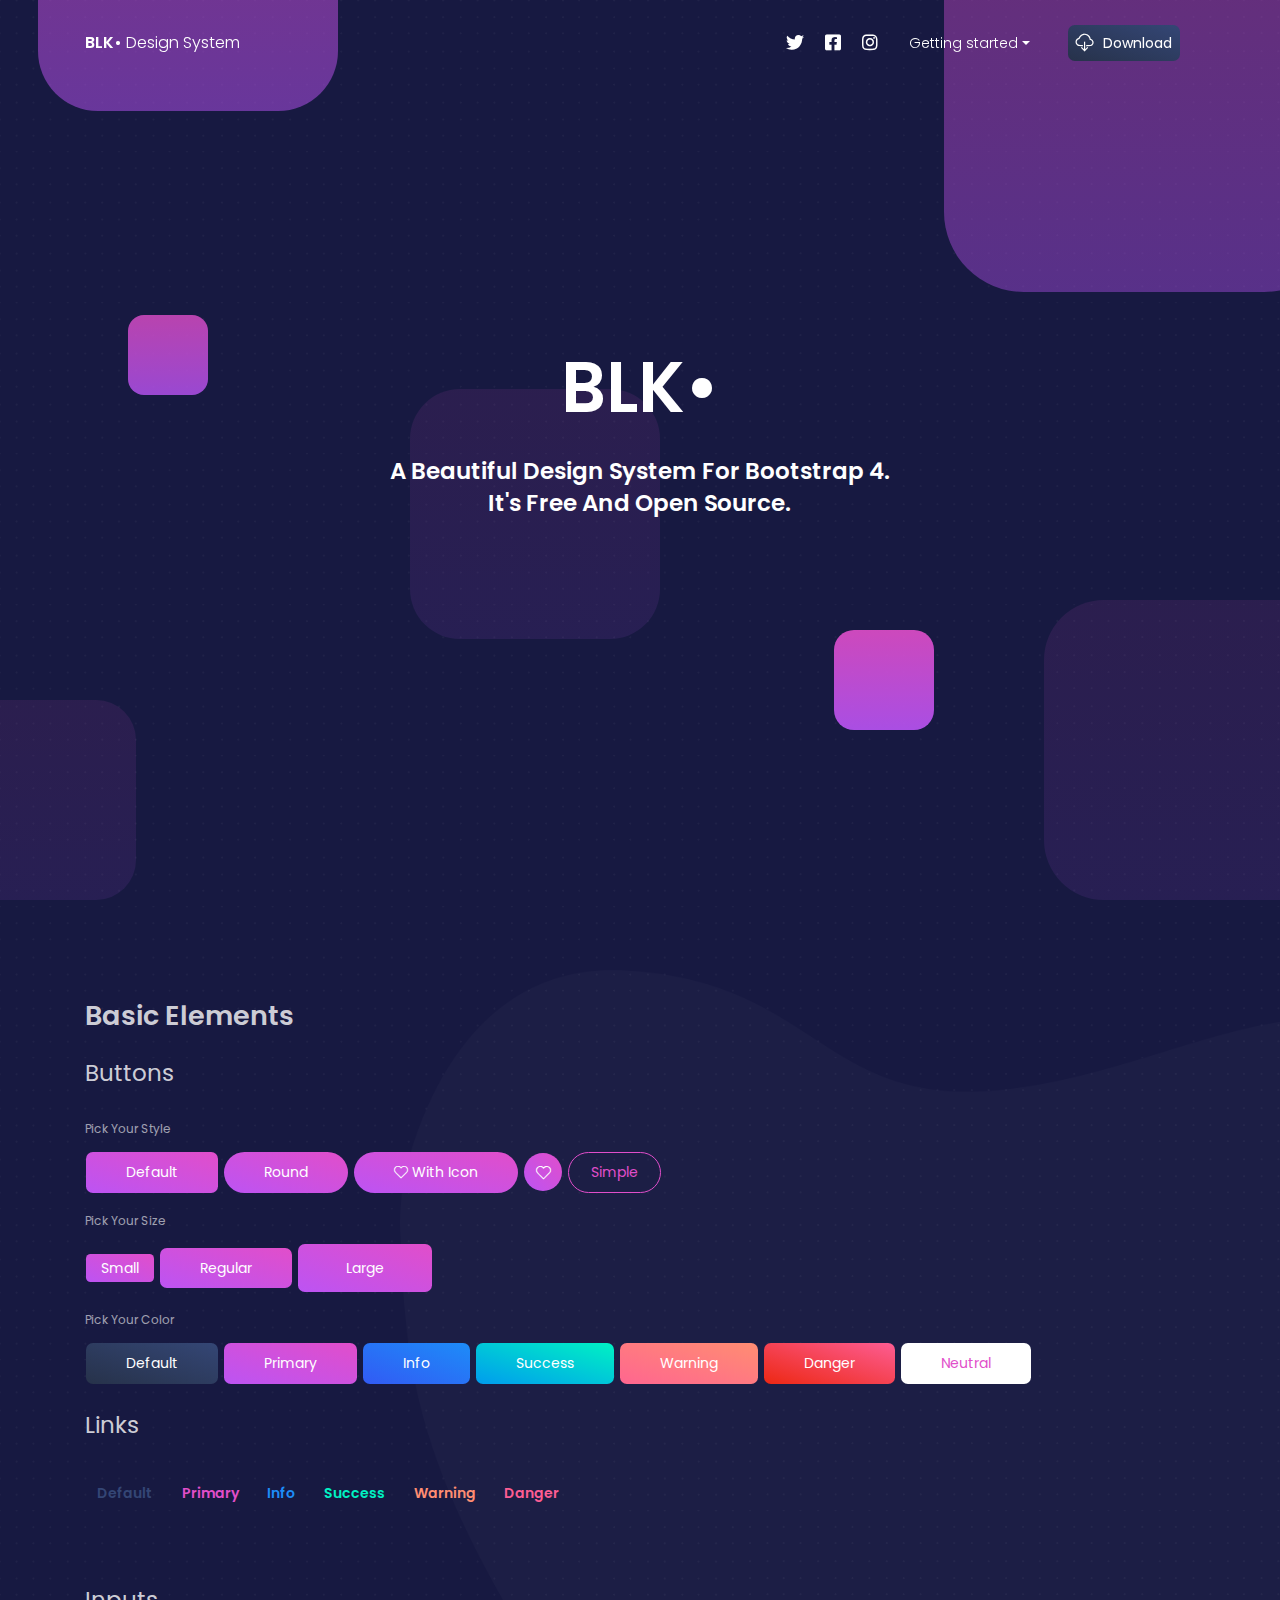
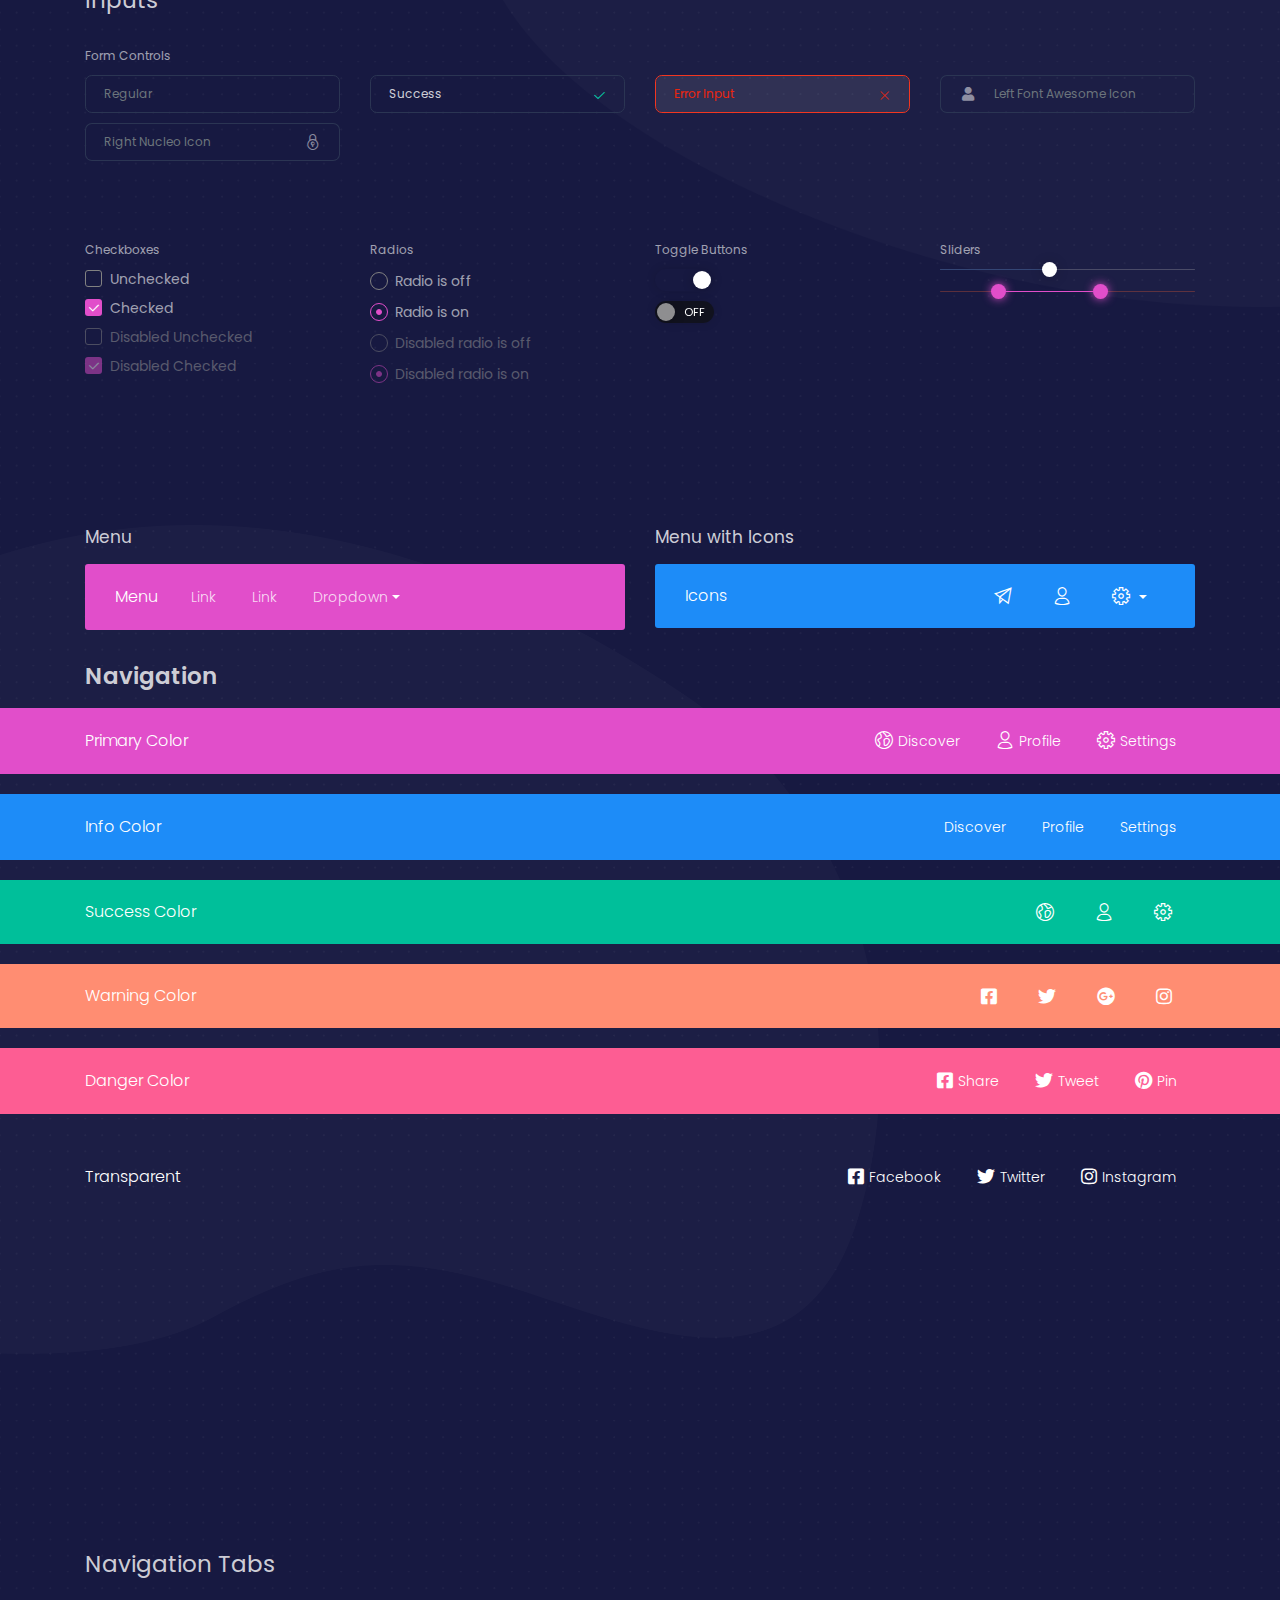
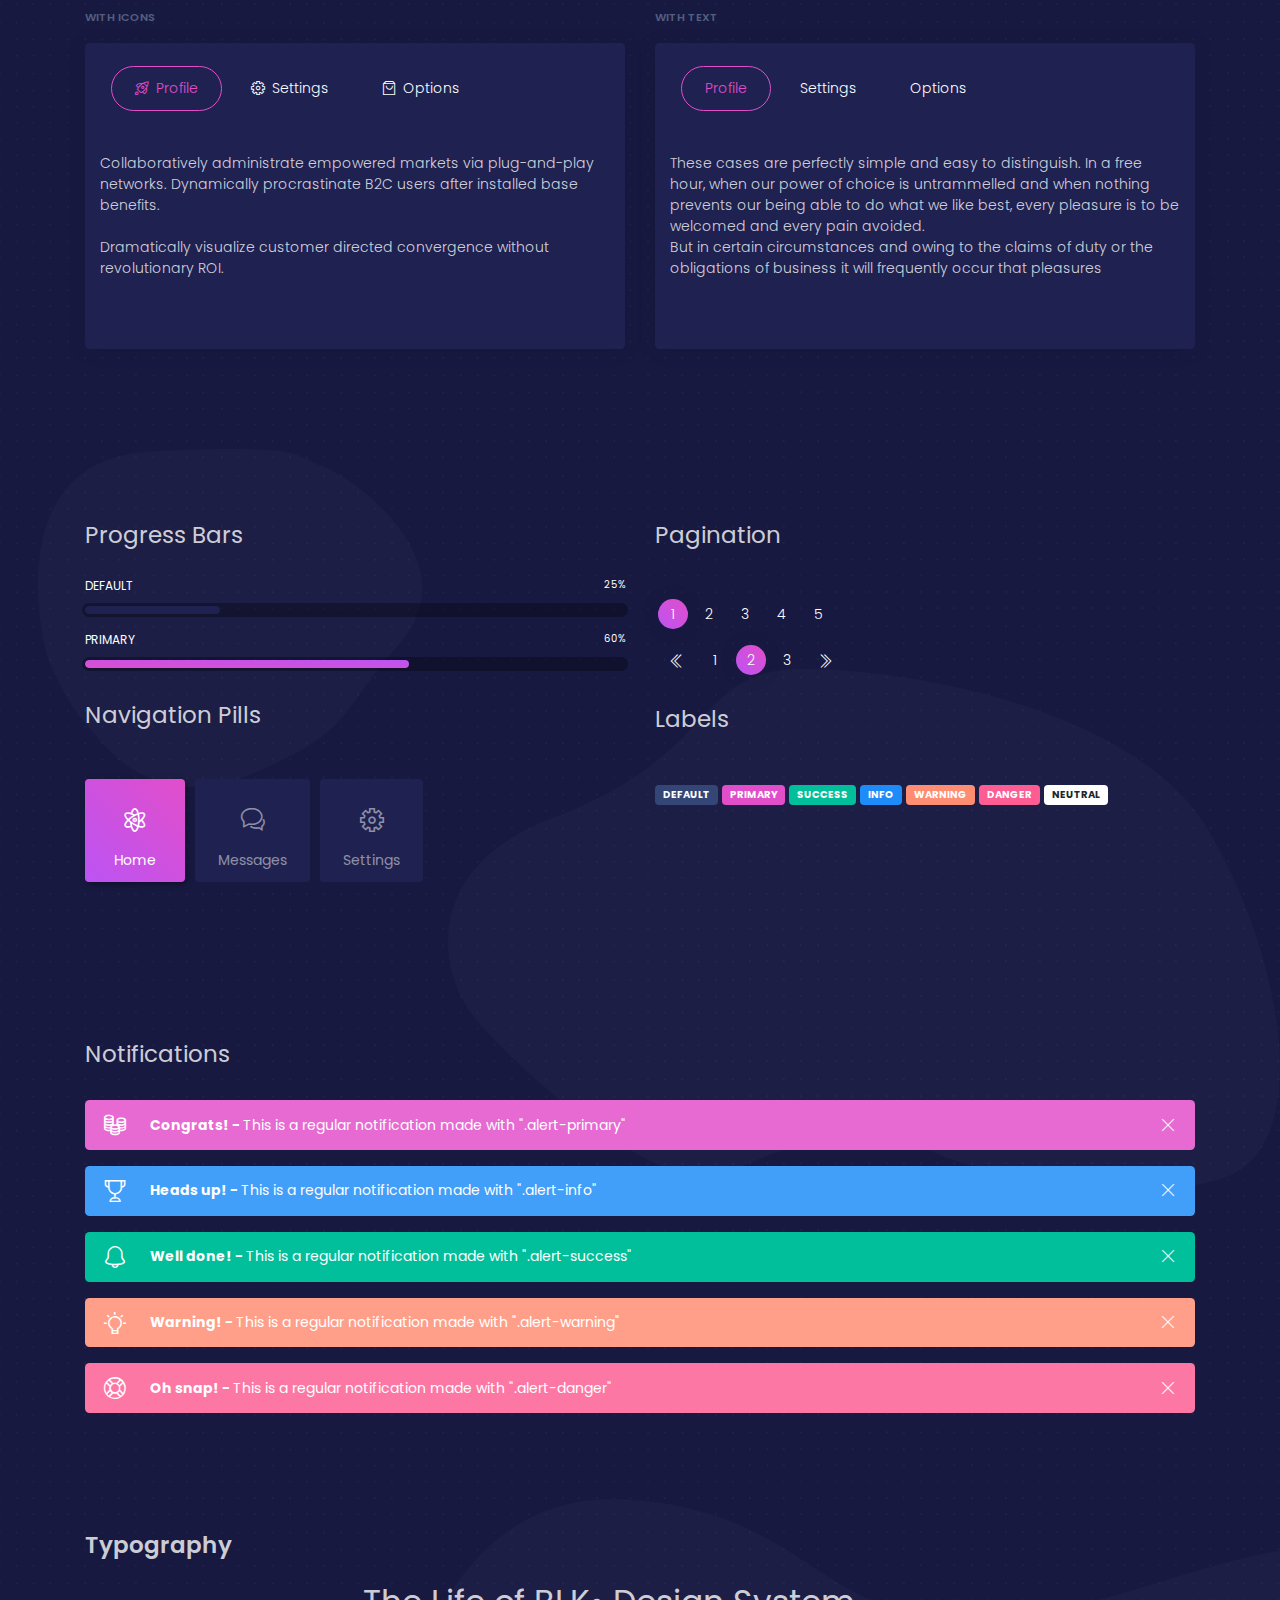
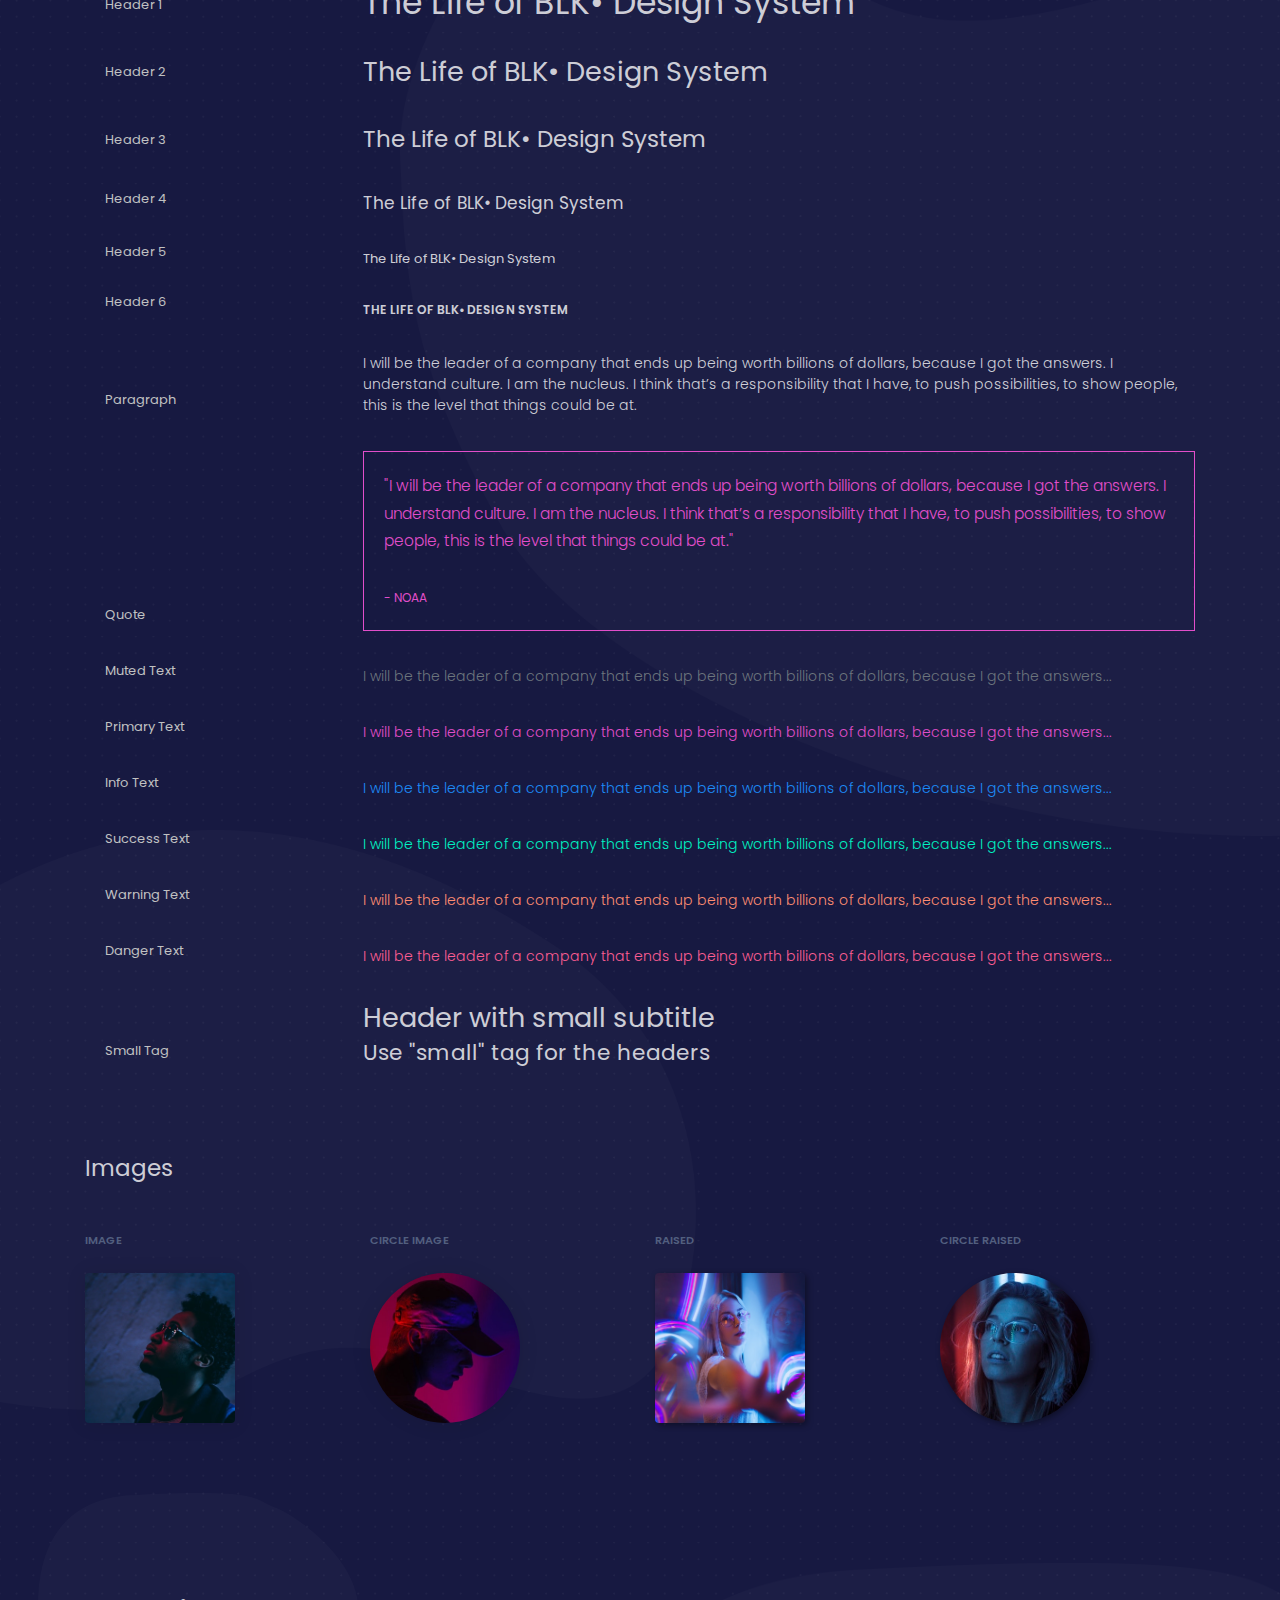
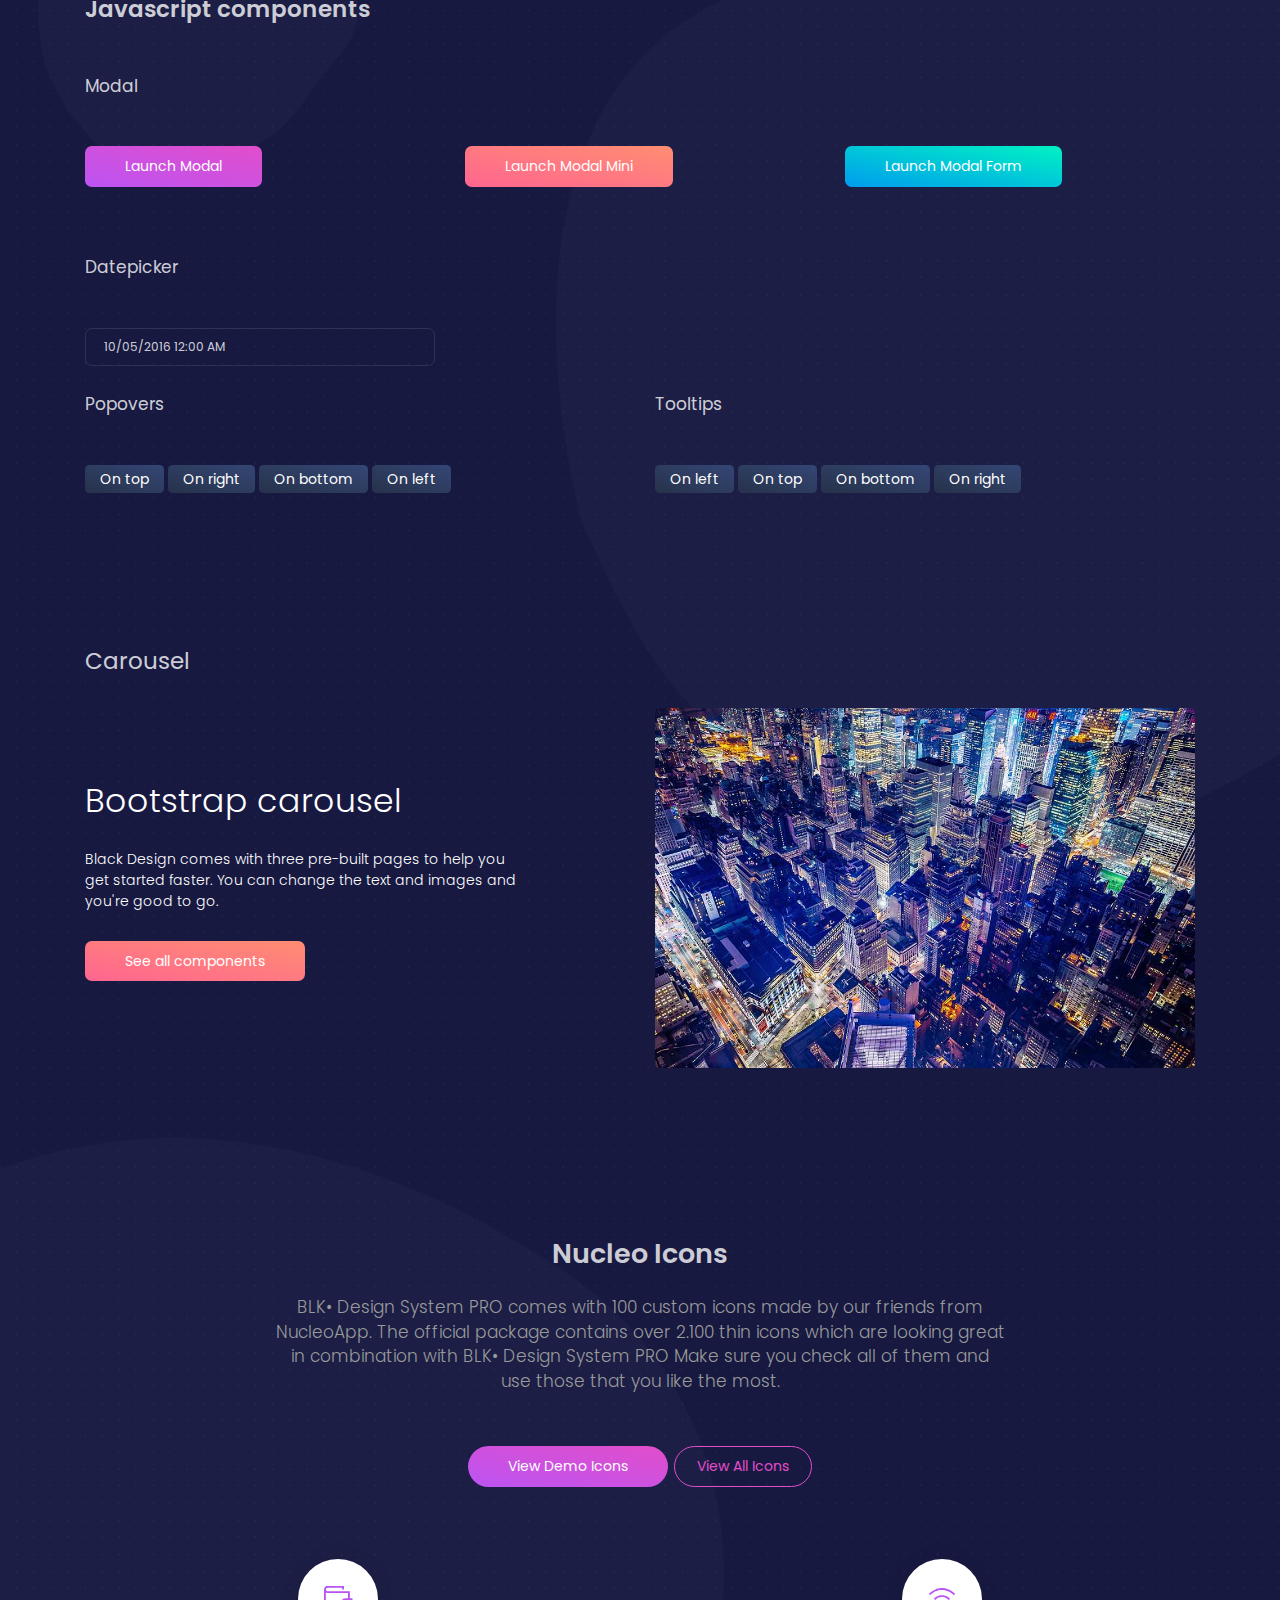
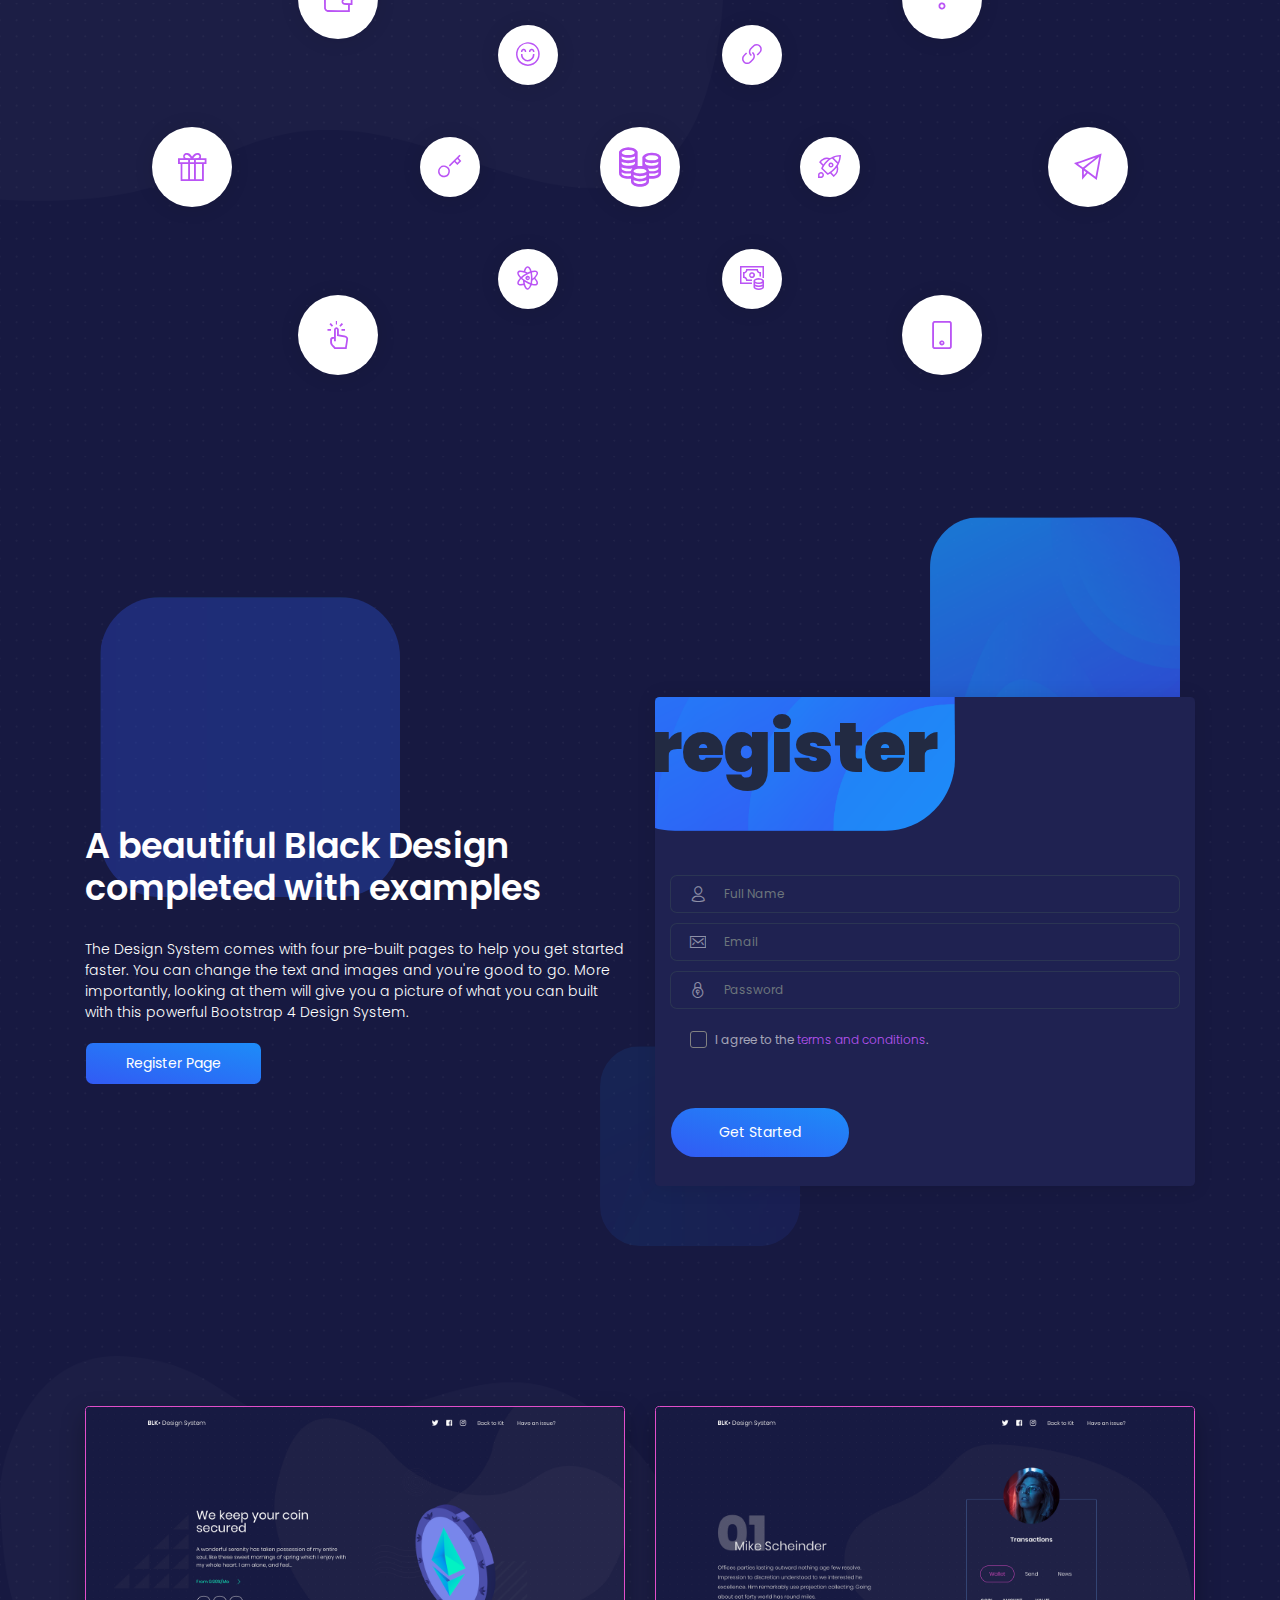
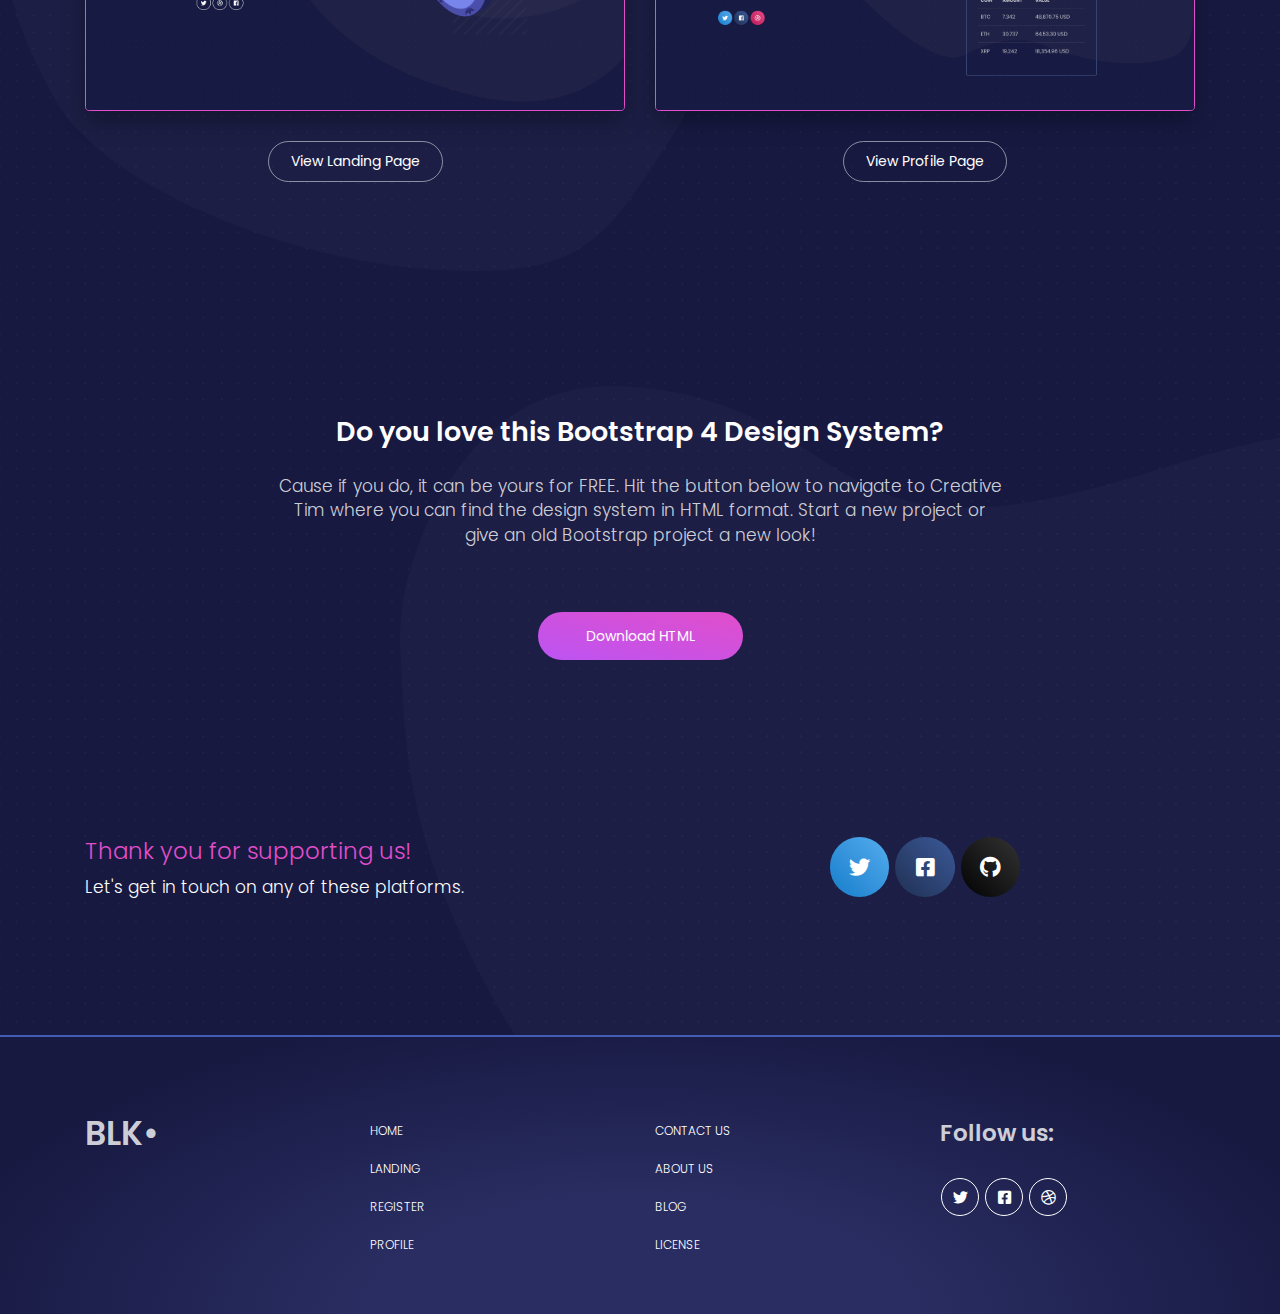
<file: blk/index.html>
<!DOCTYPE html>
<html lang="en">

<head>
  <meta charset="utf-8" />
  <meta name="viewport" content="width=device-width, initial-scale=1, shrink-to-fit=no">
  <link rel="apple-touch-icon" sizes="76x76" href="./assets/img/apple-icon.png">
  <link rel="icon" type="image/png" href="./assets/img/favicon.png">
  <title>
    Blk• Design System by Creative Tim
  </title>
  <!--     Fonts and icons     -->
  <link href="https://fonts.googleapis.com/css?family=Poppins:200,300,400,600,700,800" rel="stylesheet" />
  <link href="https://use.fontawesome.com/releases/v5.0.6/css/all.css" rel="stylesheet">
  <!-- Nucleo Icons -->
  <link href="./assets/css/nucleo-icons.css" rel="stylesheet" />
  <!-- CSS Files -->
  <link href="./assets/css/blk-design-system.css?v=1.0.0" rel="stylesheet" />
  <!-- CSS Just for demo purpose, don't include it in your project -->
  <link href="./assets/demo/demo.css" rel="stylesheet" />
</head>

<body class="index-page">
  <!-- Navbar -->
  <nav class="navbar navbar-expand-lg fixed-top navbar-transparent " color-on-scroll="100">
    <div class="container">
      <div class="navbar-translate">
        <a class="navbar-brand" href="https://demos.creative-tim.com/blk-design-system/index.html" rel="tooltip" title="Designed and Coded by Creative Tim" data-placement="bottom" target="_blank">
          <span>BLK•</span> Design System
        </a>
        <button class="navbar-toggler navbar-toggler" type="button" data-toggle="collapse" data-target="#navigation" aria-controls="navigation-index" aria-expanded="false" aria-label="Toggle navigation">
          <span class="navbar-toggler-bar bar1"></span>
          <span class="navbar-toggler-bar bar2"></span>
          <span class="navbar-toggler-bar bar3"></span>
        </button>
      </div>
      <div class="collapse navbar-collapse justify-content-end" id="navigation">
        <div class="navbar-collapse-header">
          <div class="row">
            <div class="col-6 collapse-brand">
              <a>
                BLK•
              </a>
            </div>
            <div class="col-6 collapse-close text-right">
              <button type="button" class="navbar-toggler" data-toggle="collapse" data-target="#navigation" aria-controls="navigation-index" aria-expanded="false" aria-label="Toggle navigation">
                <i class="tim-icons icon-simple-remove"></i>
              </button>
            </div>
          </div>
        </div>
        <ul class="navbar-nav">
          <li class="nav-item p-0">
            <a class="nav-link" rel="tooltip" title="Follow us on Twitter" data-placement="bottom" href="https://twitter.com/CreativeTim" target="_blank">
              <i class="fab fa-twitter"></i>
              <p class="d-lg-none d-xl-none">Twitter</p>
            </a>
          </li>
          <li class="nav-item p-0">
            <a class="nav-link" rel="tooltip" title="Like us on Facebook" data-placement="bottom" href="https://www.facebook.com/CreativeTim" target="_blank">
              <i class="fab fa-facebook-square"></i>
              <p class="d-lg-none d-xl-none">Facebook</p>
            </a>
          </li>
          <li class="nav-item p-0">
            <a class="nav-link" rel="tooltip" title="Follow us on Instagram" data-placement="bottom" href="https://www.instagram.com/CreativeTimOfficial" target="_blank">
              <i class="fab fa-instagram"></i>
              <p class="d-lg-none d-xl-none">Instagram</p>
            </a>
          </li>
          <li class="dropdown nav-item">
            <a href="#" class="dropdown-toggle nav-link" data-toggle="dropdown">
              <i class="fa fa-cogs d-lg-none d-xl-none"></i> Getting started
            </a>
            <div class="dropdown-menu dropdown-with-icons">
              <a href="https://demos.creative-tim.com/blk-design-system/docs/1.0/getting-started/overview.html" class="dropdown-item">
                <i class="tim-icons icon-paper"></i> Documentation
              </a>
              <a href="examples/register-page.html" class="dropdown-item">
                <i class="tim-icons icon-bullet-list-67"></i>Register Page
              </a>
              <a href="examples/landing-page.html" class="dropdown-item">
                <i class="tim-icons icon-image-02"></i>Landing Page
              </a>
              <a href="examples/profile-page.html" class="dropdown-item">
                <i class="tim-icons icon-single-02"></i>Profile Page
              </a>
            </div>
          </li>
          <li class="nav-item">
            <a class="nav-link btn btn-default d-none d-lg-block" href="javascript:void(0)" onclick="scrollToDownload()">
              <i class="tim-icons icon-cloud-download-93"></i> Download
            </a>
          </li>
        </ul>
      </div>
    </div>
  </nav>
  <!-- End Navbar -->
  <div class="wrapper">
    <div class="page-header header-filter">
      <div class="squares square1"></div>
      <div class="squares square2"></div>
      <div class="squares square3"></div>
      <div class="squares square4"></div>
      <div class="squares square5"></div>
      <div class="squares square6"></div>
      <div class="squares square7"></div>
      <div class="container">
        <div class="content-center brand">
          <h1 class="h1-seo">BLK•</h1>
          <h3>A beautiful Design System for Bootstrap 4. It's Free and Open Source.</h3>
        </div>
      </div>
    </div>
    <div class="main">
      <div class="section section-basic" id="basic-elements">
        <img src="assets/img/path1.png" class="path">
        <div class="container">
          <h2 class="title">Basic Elements</h2>
          <h3>Buttons</h3>
          <p class="category">Pick your style</p>
          <div class="row">
            <div class="col-md-10">
              <button class="btn btn-primary" type="button">Default</button>
              <button class="btn btn-primary btn-round" type="button">Round</button>
              <button class="btn btn-primary btn-round" type="button">
                <i class="tim-icons icon-heart-2"></i> With Icon
              </button>
              <button class="btn btn-primary btn-icon btn-round" type="button">
                <i class="tim-icons icon-heart-2"></i>
              </button>
              <button class="btn btn-primary btn-simple btn-round" type="button">Simple</button>
            </div>
          </div>
          <p class="category">Pick your size</p>
          <div class="row">
            <div class="col-md-10">
              <button class="btn btn-primary btn-sm">Small</button>
              <button class="btn btn-primary">Regular</button>
              <button class="btn btn-primary btn-lg">Large</button>
            </div>
          </div>
          <p class="category">Pick your color</p>
          <div class="row">
            <div class="col-md-12">
              <button class="btn">Default</button>
              <button class="btn btn-primary">Primary</button>
              <button class="btn btn-info">Info</button>
              <button class="btn btn-success">Success</button>
              <button class="btn btn-warning">Warning</button>
              <button class="btn btn-danger">Danger</button>
              <button class="btn btn-neutral">Neutral</button>
            </div>
          </div>
          <br/>
          <h3>Links</h3>
          <div class="row">
            <div class="col-md-8">
              <button class="btn btn-link">Default</button>
              <button class="btn btn-link btn-primary ">Primary</button>
              <button class="btn btn-link btn-info">Info</button>
              <button class="btn btn-link btn-success">Success</button>
              <button class="btn btn-link btn-warning">Warning</button>
              <button class="btn btn-link btn-danger">Danger</button>
            </div>
          </div>
          <div class="space-70"></div>
          <div id="inputs">
            <h3>Inputs</h3>
            <p class="category">Form Controls</p>
            <div class="row">
              <div class="col-sm-6 col-lg-3">
                <div class="form-group">
                  <input type="text" value="" placeholder="Regular" class="form-control" />
                </div>
              </div>
              <div class="col-sm-6 col-lg-3">
                <div class="form-group has-success">
                  <input type="text" value="Success" class="form-control form-control-success" />
                </div>
              </div>
              <div class="col-sm-6 col-lg-3">
                <div class="form-group has-danger">
                  <input type="email" value="Error Input" class="form-control form-control-danger" />
                </div>
              </div>
              <div class="col-sm-6 col-lg-3">
                <div class="input-group">
                  <div class="input-group-prepend">
                    <span class="input-group-text"><i class="fa fa-user"></i></span>
                  </div>
                  <input type="text" class="form-control" placeholder="Left Font Awesome Icon">
                </div>
              </div>
              <div class="col-sm-6 col-lg-3">
                <div class="input-group">
                  <input type="text" class="form-control" placeholder="Right Nucleo Icon">
                  <div class="input-group-append">
                    <span class="input-group-text"><i class="tim-icons icon-lock-circle"></i></span>
                  </div>
                </div>
              </div>
            </div>
          </div>
          <div class="space-70"></div>
          <div class="row" id="checkRadios">
            <div class="col-sm-6 col-lg-3">
              <p class="category">Checkboxes</p>
              <div class="form-check">
                <label class="form-check-label">
                  <input class="form-check-input" type="checkbox">
                  <span class="form-check-sign"></span>
                  Unchecked
                </label>
              </div>
              <div class="form-check">
                <label class="form-check-label">
                  <input class="form-check-input" type="checkbox" checked>
                  <span class="form-check-sign"></span>
                  Checked
                </label>
              </div>
              <div class="form-check disabled">
                <label class="form-check-label">
                  <input class="form-check-input" type="checkbox" disabled>
                  <span class="form-check-sign"></span>
                  Disabled Unchecked
                </label>
              </div>
              <div class="form-check disabled">
                <label class="form-check-label">
                  <input class="form-check-input" type="checkbox" checked disabled>
                  <span class="form-check-sign"></span>
                  Disabled Checked
                </label>
              </div>
            </div>
            <div class="col-sm-6 col-lg-3">
              <p class="category">Radios</p>
              <div class="form-check form-check-radio">
                <label class="form-check-label">
                  <input class="form-check-input" type="radio" name="exampleRadios" id="exampleRadios1" value="option1">
                  <span class="form-check-sign"></span>
                  Radio is off
                </label>
              </div>
              <div class="form-check form-check-radio">
                <label class="form-check-label">
                  <input class="form-check-input" type="radio" name="exampleRadios" id="exampleRadios1" value="option2" checked>
                  <span class="form-check-sign"></span>
                  Radio is on
                </label>
              </div>
              <div class="form-check form-check-radio disabled">
                <label class="form-check-label">
                  <input class="form-check-input" type="radio" name="exampleRadios1" id="exampleRadios2" value="option3" disabled>
                  <span class="form-check-sign"></span>
                  Disabled radio is off
                </label>
              </div>
              <div class="form-check form-check-radio disabled">
                <label class="form-check-label">
                  <input class="form-check-input" type="radio" name="exampleRadios1" id="exampleRadios2" value="option4" disabled checked>
                  <span class="form-check-sign"></span>
                  Disabled radio is on
                </label>
              </div>
            </div>
            <div class="col-sm-6 col-lg-3">
              <p class="category">Toggle Buttons</p>
              <input type="checkbox" name="checkbox" class="bootstrap-switch" checked/>
              <br>
              <input type="checkbox" name="checkbox" class="bootstrap-switch" data-on-label="ON" data-off-label="OFF" />
            </div>
            <div class="col-sm-6 col-lg-3">
              <p class="category">Sliders</p>
              <div id="sliderRegular" class="slider"></div>
              <br>
              <div id="sliderDouble" class="slider slider-primary"></div>
            </div>
          </div>
        </div>
      </div>
      <div class="section section-navbars">
        <img src="assets/img/path3.png" class="path">
        <div class="container" id="menu-dropdown">
          <div class="row">
            <div class="col-md-6">
              <h4>Menu</h4>
              <nav class="navbar navbar-expand-lg bg-primary">
                <div class="container">
                  <a class="navbar-brand" href="#">Menu</a>
                  <button class="navbar-toggler" type="button" data-toggle="collapse" data-target="#example-navbar" aria-controls="navbarSupportedContent" aria-expanded="false" aria-label="Toggle navigation">
                    <span class="navbar-toggler-bar bar1"></span>
                    <span class="navbar-toggler-bar bar2"></span>
                    <span class="navbar-toggler-bar bar3"></span>
                  </button>
                  <div class="collapse navbar-collapse" id="example-navbar">
                    <ul class="navbar-nav">
                      <li class="nav-item active">
                        <a class="nav-link" href="#">
                          <p>Link</p>
                        </a>
                      </li>
                      <li class="nav-item">
                        <a class="nav-link" href="#">
                          <p>Link</p>
                        </a>
                      </li>
                      <li class="nav-item dropdown">
                        <a class="nav-link dropdown-toggle" href="http://example.com" id="navbarDropdownMenuLink" data-toggle="dropdown" aria-haspopup="true" aria-expanded="false">
                          <p>
                            Dropdown
                          </p>
                        </a>
                        <div class="dropdown-menu" aria-labelledby="navbarDropdownMenuLink">
                          <a class="dropdown-item" href="#">Action</a>
                          <a class="dropdown-item" href="#">Another action</a>
                          <a class="dropdown-item" href="#">Something else here</a>
                        </div>
                      </li>
                    </ul>
                  </div>
                </div>
              </nav>
            </div>
            <div class="col-md-6">
              <h4>Menu with Icons</h4>
              <nav class="navbar navbar-expand-lg bg-info">
                <div class="container">
                  <a class="navbar-brand" href="#">Icons</a>
                  <button class="navbar-toggler" type="button" data-toggle="collapse" data-target="#example-navbar-icons" aria-controls="navbarSupportedContent" aria-expanded="false" aria-label="Toggle navigation">
                    <span class="navbar-toggler-bar bar1"></span>
                    <span class="navbar-toggler-bar bar2"></span>
                    <span class="navbar-toggler-bar bar3"></span>
                  </button>
                  <div class="collapse navbar-collapse" id="example-navbar-icons">
                    <ul class="navbar-nav ml-auto">
                      <li class="nav-item">
                        <a class="nav-link" href="#pablo"><i class="tim-icons icon-send" aria-hidden="true"></i></a>
                      </li>
                      <li class="nav-item">
                        <a class="nav-link" href="#pablo"><i class="tim-icons icon-single-02" aria-hidden="true"></i></a>
                      </li>
                      <li class="nav-item dropdown">
                        <a href="#" class="nav-link dropdown-toggle" id="navbarDropdownMenuLink" data-toggle="dropdown">
                          <i class="tim-icons icon-settings-gear-63" aria-hidden="true"></i>
                        </a>
                        <div class="dropdown-menu dropdown-menu-right" aria-labelledby="navbarDropdownMenuLink">
                          <a class="dropdown-header">Dropdown header</a>
                          <a class="dropdown-item" href="#">Action</a>
                          <a class="dropdown-item" href="#">Another action</a>
                          <a class="dropdown-item" href="#">Something else here</a>
                          <div class="divider"></div>
                          <a class="dropdown-item" href="#">Separated link</a>
                          <div class="divider"></div>
                          <a class="dropdown-item" href="#">One more separated link</a>
                        </div>
                      </li>
                    </ul>
                  </div>
                </div>
              </nav>
            </div>
          </div>
          <h3 class="title mb-3">Navigation</h3>
        </div>
        <div id="navbar">
          <div class="navigation-example">
            <!-- Navbar Primary  -->
            <nav class="navbar navbar-expand-lg bg-primary">
              <div class="container">
                <div class="navbar-translate">
                  <a class="navbar-brand" href="#pablo">Primary color</a>
                  <button class="navbar-toggler" type="button" data-toggle="collapse" data-target="#example-navbar-primary" aria-controls="navbarSupportedContent" aria-expanded="false" aria-label="Toggle navigation">
                    <span class="navbar-toggler-bar bar1"></span>
                    <span class="navbar-toggler-bar bar2"></span>
                    <span class="navbar-toggler-bar bar3"></span>
                  </button>
                </div>
                <div class="collapse navbar-collapse" id="example-navbar-primary">
                  <ul class="navbar-nav ml-auto">
                    <li class="nav-item active">
                      <a class="nav-link" href="#pablo">
                        <i class="tim-icons icon-world"></i> Discover
                      </a>
                    </li>
                    <li class="nav-item">
                      <a class="nav-link" href="#pablo">
                        <i class="tim-icons icon-single-02"></i> Profile
                      </a>
                    </li>
                    <li class="nav-item">
                      <a class="nav-link" href="#pablo">
                        <i class="tim-icons icon-settings-gear-63"></i> Settings
                      </a>
                    </li>
                  </ul>
                </div>
              </div>
            </nav>
            <!-- End Navbar Primary -->
            <!-- Navbar Info -->
            <nav class="navbar navbar-expand-lg bg-info">
              <div class="container">
                <div class="navbar-translate">
                  <a class="navbar-brand" href="#pablo">Info Color</a>
                  <button class="navbar-toggler" type="button" data-toggle="collapse" data-target="#example-navbar-info" aria-controls="navbarSupportedContent" aria-expanded="false" aria-label="Toggle navigation">
                    <span class="navbar-toggler-bar bar1"></span>
                    <span class="navbar-toggler-bar bar2"></span>
                    <span class="navbar-toggler-bar bar3"></span>
                  </button>
                </div>
                <div class="collapse navbar-collapse" id="example-navbar-info">
                  <ul class="navbar-nav ml-auto">
                    <li class="nav-item active">
                      <a class="nav-link" href="#pablo">
                        Discover
                      </a>
                    </li>
                    <li class="nav-item">
                      <a class="nav-link" href="#pablo">
                        Profile
                      </a>
                    </li>
                    <li class="nav-item">
                      <a class="nav-link" href="#pablo">
                        Settings
                      </a>
                    </li>
                  </ul>
                </div>
              </div>
            </nav>
            <!-- End Navbar Info -->
            <!-- Navbar Success -->
            <nav class="navbar navbar-expand-lg bg-success">
              <div class="container">
                <div class="navbar-translate">
                  <a class="navbar-brand" href="#">Success Color</a>
                  <button class="navbar-toggler" type="button" data-toggle="collapse" data-target="#example-navbar-success" aria-controls="navbarSupportedContent" aria-expanded="false" aria-label="Toggle navigation">
                    <span class="navbar-toggler-bar bar1"></span>
                    <span class="navbar-toggler-bar bar2"></span>
                    <span class="navbar-toggler-bar bar3"></span>
                  </button>
                </div>
                <div class="collapse navbar-collapse" id="example-navbar-success">
                  <ul class="navbar-nav ml-auto">
                    <li class="nav-item active">
                      <a class="nav-link" href="#pablo">
                        <i class="tim-icons icon-world"></i>
                      </a>
                    </li>
                    <li class="nav-item">
                      <a class="nav-link" href="#pablo">
                        <i class="tim-icons icon-single-02"></i>
                      </a>
                    </li>
                    <li class="nav-item">
                      <a class="nav-link" href="#pablo">
                        <i class="tim-icons icon-settings-gear-63"></i>
                      </a>
                    </li>
                  </ul>
                </div>
              </div>
            </nav>
            <!-- End Navbar Success -->
            <!-- Navbar Warning -->
            <nav class="navbar navbar-expand-lg bg-warning">
              <div class="container">
                <div class="navbar-translate">
                  <a class="navbar-brand" href="#pablo">Warning Color</a>
                  <button class="navbar-toggler" type="button" data-toggle="collapse" data-target="#example-navbar-warning" aria-controls="navbarSupportedContent" aria-expanded="false" aria-label="Toggle navigation">
                    <span class="navbar-toggler-bar bar1"></span>
                    <span class="navbar-toggler-bar bar2"></span>
                    <span class="navbar-toggler-bar bar3"></span>
                  </button>
                </div>
                <div class="collapse navbar-collapse" id="example-navbar-warning">
                  <ul class="navbar-nav ml-auto">
                    <li class="nav-item">
                      <a class="nav-link" href="#pablo">
                        <i class="fab fa-facebook-square"></i>
                      </a>
                    </li>
                    <li class="nav-item">
                      <a class="nav-link" href="#pablo">
                        <i class="fab fa-twitter"></i>
                      </a>
                    </li>
                    <li class="nav-item">
                      <a class="nav-link" href="#pablo">
                        <i class="fab fa-google-plus"></i>
                      </a>
                    </li>
                    <li class="nav-item">
                      <a class="nav-link" href="#pablo">
                        <i class="fab fa-instagram"></i>
                      </a>
                    </li>
                  </ul>
                </div>
              </div>
            </nav>
            <!-- End Navbar Warning -->
            <!-- Navbar Danger -->
            <nav class="navbar navbar-expand-lg bg-danger">
              <div class="container">
                <div class="navbar-translate">
                  <a class="navbar-brand" href="#pablo">Danger Color</a>
                  <button class="navbar-toggler" type="button" data-toggle="collapse" data-target="#example-navbar-danger" aria-controls="navbarSupportedContent" aria-expanded="false" aria-label="Toggle navigation">
                    <span class="navbar-toggler-bar bar1"></span>
                    <span class="navbar-toggler-bar bar2"></span>
                    <span class="navbar-toggler-bar bar3"></span>
                  </button>
                </div>
                <div class="collapse navbar-collapse" id="example-navbar-danger">
                  <ul class="navbar-nav ml-auto">
                    <li class="nav-item">
                      <a class="nav-link" href="#pablo">
                        <i class="fab fa-facebook-square"></i> Share
                      </a>
                    </li>
                    <li class="nav-item">
                      <a class="nav-link" href="#pablo">
                        <i class="fab fa-twitter"></i> Tweet
                      </a>
                    </li>
                    <li class="nav-item">
                      <a class="nav-link" href="#pablo">
                        <i class="fab fa-pinterest"></i> Pin
                      </a>
                    </li>
                  </ul>
                </div>
              </div>
            </nav>
            <!-- End Navbar Danger -->
            <!-- Navbar Transparent -->
            <nav class="navbar navbar-expand-lg navbar-transparent">
              <div class="container">
                <div class="navbar-translate">
                  <a class="navbar-brand" href="#pablo">Transparent</a>
                  <button class="navbar-toggler" type="button" data-toggle="collapse" data-target="#example-navbar-transparent" aria-controls="navbarSupportedContent" aria-expanded="false" aria-label="Toggle navigation">
                    <span class="navbar-toggler-bar bar1"></span>
                    <span class="navbar-toggler-bar bar2"></span>
                    <span class="navbar-toggler-bar bar3"></span>
                  </button>
                </div>
                <div class="collapse navbar-collapse" id="example-navbar-transparent">
                  <ul class="navbar-nav ml-auto">
                    <li class="nav-item">
                      <a class="nav-link" href="#pablo">
                        <i class="fab fa-facebook-square"></i> Facebook
                      </a>
                    </li>
                    <li class="nav-item">
                      <a class="nav-link" href="#pablo">
                        <i class="fab fa-twitter"></i> Twitter
                      </a>
                    </li>
                    <li class="nav-item">
                      <a class="nav-link" href="#pablo">
                        <i class="fab fa-instagram"></i> Instagram
                      </a>
                    </li>
                  </ul>
                </div>
              </div>
            </nav>
            <!-- End Navbar Transparent-->
          </div>
        </div>
      </div>
      <!-- End .section-navbars  -->
      <div class="section section-tabs">
        <div class="container">
          <div class="title">
            <h3 class="mb-3">Navigation Tabs</h3>
          </div>
          <div class="row">
            <div class="col-md-10 ml-auto col-xl-6 mr-auto">
              <div class="mb-3">
                <small class="text-uppercase font-weight-bold">With icons</small>
              </div>
              <!-- Nav tabs -->
              <div class="card">
                <div class="card-header">
                  <ul class="nav nav-tabs nav-tabs-primary" role="tablist">
                    <li class="nav-item">
                      <a class="nav-link active" data-toggle="tab" href="#link1" role="tablist">
                        <i class="tim-icons icon-spaceship"></i> Profile
                      </a>
                    </li>
                    <li class="nav-item">
                      <a class="nav-link" data-toggle="tab" href="#link2" role="tablist">
                        <i class="tim-icons icon-settings-gear-63"></i> Settings
                      </a>
                    </li>
                    <li class="nav-item">
                      <a class="nav-link" data-toggle="tab" href="#link3" role="tablist">
                        <i class="tim-icons icon-bag-16"></i> Options
                      </a>
                    </li>
                  </ul>
                </div>
                <div class="card-body">
                  <!-- Tab panes -->
                  <div class="tab-content tab-space">
                    <div class="tab-pane active" id="link1">
                      <p>Collaboratively administrate empowered markets via plug-and-play networks. Dynamically procrastinate B2C users after installed base benefits.
                        <br />
                        <br/> Dramatically visualize customer directed convergence without revolutionary ROI.</p>
                    </div>
                    <div class="tab-pane" id="link2">
                      <p>Completely synergize resource taxing relationships via premier niche markets. Professionally cultivate one-to-one customer service with robust ideas.
                        <br />
                        <br/>Dynamically innovate resource-leveling customer service for state of the art customer service.</p>
                    </div>
                    <div class="tab-pane" id="link3">
                      <p>Efficiently unleash cross-media information without cross-media value. Quickly maximize timely deliverables for real-time schemas.
                        <br />
                        <br/> Dramatically maintain clicks-and-mortar solutions without functional solutions.</p>
                    </div>
                  </div>
                </div>
              </div>
            </div>
            <div class="col-md-10 ml-auto col-xl-6 mr-auto">
              <div class="mb-3">
                <small class="text-uppercase font-weight-bold">With text</small>
              </div>
              <!-- Tabs with Background on Card -->
              <div class="card">
                <div class="card-header">
                  <ul class="nav nav-tabs nav-tabs-primary" role="tablist">
                    <li class="nav-item">
                      <a class="nav-link active" data-toggle="tab" href="#link4" role="tablist">
                        Profile
                      </a>
                    </li>
                    <li class="nav-item">
                      <a class="nav-link" data-toggle="tab" href="#link5" role="tablist">
                        Settings
                      </a>
                    </li>
                    <li class="nav-item">
                      <a class="nav-link" data-toggle="tab" href="#link6" role="tablist">
                        Options
                      </a>
                    </li>
                  </ul>
                </div>
                <div class="card-body">
                  <!-- Tab panes -->
                  <div class="tab-content tab-space">
                    <div class="tab-pane active" id="link4">
                      <p> These cases are perfectly simple and easy to distinguish. In a free hour, when our power of choice is untrammelled and when nothing prevents our being able to do what we like best, every pleasure is to be welcomed and every pain avoided.
                        <br/>But in certain circumstances and owing to the claims of duty or the obligations of business it will frequently occur that pleasures</p>
                    </div>
                    <div class="tab-pane" id="link5">
                      <p> I will be the leader of a company that ends up being worth billions of dollars, because I got the answers. I understand culture. I am the nucleus. I think that’s a responsibility that I have, to push possibilities, to show people, this is the level that things could be at. I think that’s a responsibility that I have, to push possibilities, to show people, this is the level that things could be at. </p>
                    </div>
                    <div class="tab-pane" id="link6">
                      <p>I think that’s a responsibility that I have, to push possibilities, to show people, this is the level that things could be at. So when you get something that has the name Kanye West on it, it’s supposed to be pushing the furthest possibilities. I will be the leader of a company that ends up being worth billions of dollars, because I got the answers. I understand culture. I am the nucleus.</p>
                    </div>
                  </div>
                </div>
              </div>
              <!-- End Tabs on plain Card -->
            </div>
          </div>
        </div>
      </div>
      <!-- End Section Tabs -->
      <div class="section section-pagination">
        <img src="assets/img/path4.png" class="path">
        <img src="assets/img/path5.png" class="path path1">
        <div class="container">
          <div class="row">
            <div class="col-md-6">
              <h3 class="mb-4">Progress Bars</h3>
              <div class="progress-container">
                <span class="progress-badge">Default</span>
                <div class="progress">
                  <div class="progress-bar" role="progressbar" aria-valuenow="60" aria-valuemin="0" aria-valuemax="100" style="width: 25%;">
                    <span class="progress-value">25%</span>
                  </div>
                </div>
              </div>
              <div class="progress-container progress-primary">
                <span class="progress-badge">Primary</span>
                <div class="progress">
                  <div class="progress-bar progress-bar-warning" role="progressbar" aria-valuenow="60" aria-valuemin="0" aria-valuemax="100" style="width: 60%;">
                    <span class="progress-value">60%</span>
                  </div>
                </div>
              </div>
              <br>
              <h3 class="mb-5">Navigation Pills</h3>
              <ul class="nav nav-pills nav-pills-primary nav-pills-icons">
                <li class="nav-item">
                  <a class="nav-link active show" data-toggle="tab" href="#link7">
                    <i class="tim-icons icon-atom"></i> Home
                  </a>
                </li>
                <li class="nav-item">
                  <a class="nav-link" data-toggle="tab" href="#link8">
                    <i class="tim-icons icon-chat-33"></i> Messages
                  </a>
                </li>
                <li class="nav-item">
                  <a class="nav-link" data-toggle="tab" href="#link9">
                    <i class="tim-icons icon-settings-gear-63"></i> Settings
                  </a>
                </li>
              </ul>
            </div>
            <div class="col-md-6">
              <h3 class="mb-5">Pagination</h3>
              <ul class="pagination pagination-primary">
                <li class="page-item active">
                  <a class="page-link" href="#">1</a>
                </li>
                <li class="page-item">
                  <a class="page-link" href="#link">2</a>
                </li>
                <li class="page-item">
                  <a class="page-link" href="#link">3</a>
                </li>
                <li class="page-item">
                  <a class="page-link" href="#link">4</a>
                </li>
                <li class="page-item">
                  <a class="page-link" href="#link">5</a>
                </li>
              </ul>
              <ul class="pagination">
                <li class="page-item">
                  <a class="page-link" href="#link" aria-label="Previous">
                    <span aria-hidden="true"><i class="tim-icons icon-double-left" aria-hidden="true"></i></span>
                  </a>
                </li>
                <li class="page-item">
                  <a class="page-link" href="#link">1</a>
                </li>
                <li class="page-item active">
                  <a class="page-link" href="#link">2</a>
                </li>
                <li class="page-item">
                  <a class="page-link" href="#link">3</a>
                </li>
                <li class="page-item">
                  <a class="page-link" href="#link" aria-label="Next">
                    <span aria-hidden="true"><i class="tim-icons icon-double-right" aria-hidden="true"></i></span>
                  </a>
                </li>
              </ul>
              <br>
              <h3 class="mb-5">Labels</h3>
              <span class="badge badge-default">Default</span>
              <span class="badge badge-primary">Primary</span>
              <span class="badge badge-success">Success</span>
              <span class="badge badge-info">Info</span>
              <span class="badge badge-warning">Warning</span>
              <span class="badge badge-danger">Danger</span>
              <span class="badge badge-neutral">Neutral</span>
            </div>
          </div>
          <br>
        </div>
      </div>
      <div class="section section-notifications" id="notifications">
        <div class="container">
          <div class="space"></div>
          <h3>Notifications</h3>
          <div class="alert alert-primary alert-with-icon">
            <button type="button" aria-hidden="true" class="close" data-dismiss="alert" aria-label="Close">
              <i class="tim-icons icon-simple-remove"></i>
            </button>
            <span data-notify="icon" class="tim-icons icon-coins"></span>
            <span>
              <b> Congrats! - </b> This is a regular notification made with ".alert-primary"</span>
          </div>
          <div class="alert alert-info alert-with-icon">
            <button type="button" aria-hidden="true" class="close" data-dismiss="alert" aria-label="Close">
              <i class="tim-icons icon-simple-remove"></i>
            </button>
            <span data-notify="icon" class="tim-icons icon-trophy"></span>
            <span>
              <b> Heads up! - </b> This is a regular notification made with ".alert-info"</span>
          </div>
          <div class="alert alert-success alert-with-icon">
            <button type="button" aria-hidden="true" class="close" data-dismiss="alert" aria-label="Close">
              <i class="tim-icons icon-simple-remove"></i>
            </button>
            <span data-notify="icon" class="tim-icons icon-bell-55"></span>
            <span>
              <b> Well done! - </b> This is a regular notification made with ".alert-success"</span>
          </div>
          <div class="alert alert-warning alert-with-icon">
            <button type="button" aria-hidden="true" class="close" data-dismiss="alert" aria-label="Close">
              <i class="tim-icons icon-simple-remove"></i>
            </button>
            <span data-notify="icon" class="tim-icons icon-bulb-63"></span>
            <span>
              <b> Warning! - </b> This is a regular notification made with ".alert-warning"</span>
          </div>
          <div class="alert alert-danger alert-with-icon">
            <button type="button" aria-hidden="true" class="close" data-dismiss="alert" aria-label="Close">
              <i class="tim-icons icon-simple-remove"></i>
            </button>
            <span data-notify="icon" class="tim-icons icon-support-17"></span>
            <span>
              <b> Oh snap! - </b> This is a regular notification made with ".alert-danger"</span>
          </div>
        </div>
      </div>
      <!--  end notifications -->
      <!-- Typography -->
      <div class="section section-typo">
        <img src="assets/img/path1.png" class="path">
        <img src="assets/img/path3.png" class="path path1">
        <div class="container">
          <h3 class="title">Typography</h3>
          <div id="typography">
            <div class="row">
              <div class="col-md-12">
                <div class="typography-line">
                  <h1>
                    <span>Header 1</span>The Life of BLK• Design System </h1>
                </div>
                <div class="typography-line">
                  <h2>
                    <span>Header 2</span>The Life of BLK• Design System</h2>
                </div>
                <div class="typography-line">
                  <h3>
                    <span>Header 3</span>The Life of BLK• Design System</h3>
                </div>
                <div class="typography-line">
                  <h4>
                    <span>Header 4</span>The Life of BLK• Design System</h4>
                </div>
                <div class="typography-line">
                  <h5>
                    <span>Header 5</span>The Life of BLK• Design System</h5>
                </div>
                <div class="typography-line">
                  <h6>
                    <span>Header 6</span>The Life of BLK• Design System</h6>
                </div>
                <div class="typography-line">
                  <p>
                    <span>Paragraph</span>
                    I will be the leader of a company that ends up being worth billions of dollars, because I got the answers. I understand culture. I am the nucleus. I think that’s a responsibility that I have, to push possibilities, to show people, this is the level that things could be at.
                  </p>
                </div>
                <div class="typography-line">
                  <span>Quote</span>
                  <blockquote>
                    <p class="blockquote blockquote-primary">
                      "I will be the leader of a company that ends up being worth billions of dollars, because I got the answers. I understand culture. I am the nucleus. I think that’s a responsibility that I have, to push possibilities, to show people, this is the level that things could be at."
                      <br>
                      <br>
                      <small>
                        - Noaa
                      </small>
                    </p>
                  </blockquote>
                </div>
                <div class="typography-line">
                  <span>Muted Text</span>
                  <p class="text-muted">
                    I will be the leader of a company that ends up being worth billions of dollars, because I got the answers...
                  </p>
                </div>
                <div class="typography-line">
                  <span>Primary Text</span>
                  <p class="text-primary">
                    I will be the leader of a company that ends up being worth billions of dollars, because I got the answers...</p>
                </div>
                <div class="typography-line">
                  <span>Info Text</span>
                  <p class="text-info">
                    I will be the leader of a company that ends up being worth billions of dollars, because I got the answers... </p>
                </div>
                <div class="typography-line">
                  <span>Success Text</span>
                  <p class="text-success">
                    I will be the leader of a company that ends up being worth billions of dollars, because I got the answers... </p>
                </div>
                <div class="typography-line">
                  <span>Warning Text</span>
                  <p class="text-warning">
                    I will be the leader of a company that ends up being worth billions of dollars, because I got the answers...
                  </p>
                </div>
                <div class="typography-line">
                  <span>Danger Text</span>
                  <p class="text-danger">
                    I will be the leader of a company that ends up being worth billions of dollars, because I got the answers... </p>
                </div>
                <div class="typography-line">
                  <h2>
                    <span>Small Tag</span>
                    Header with small subtitle
                    <br>
                    <small>Use "small" tag for the headers</small>
                  </h2>
                </div>
              </div>
            </div>
          </div>
          <div class="space-50"></div>
          <div id="images">
            <h3 class="mb-5">Images</h3>
            <div class="row">
              <div class="col-sm-3 col-6">
                <small class="d-block text-uppercase font-weight-bold mb-4">Image</small>
                <img src="assets/img/ryan.jpg" alt="Rounded image" class="img-fluid rounded shadow" style="width: 150px;">
              </div>
              <div class="col-sm-3 col-6">
                <small class="d-block text-uppercase font-weight-bold mb-4">Circle Image</small>
                <img src="assets/img/james.jpg" alt="Circle image" class="img-fluid rounded-circle shadow" style="width: 150px;">
              </div>
              <div class="col-sm-3 col-6 mt-5 mt-sm-0">
                <small class="d-block text-uppercase font-weight-bold mb-4">Raised</small>
                <img src="assets/img/lora.jpg" alt="Raised image" class="img-fluid rounded shadow-lg" style="width: 150px;">
              </div>
              <div class="col-sm-3 col-6 mt-5 mt-sm-0">
                <small class="d-block text-uppercase font-weight-bold mb-4">Circle Raised</small>
                <img src="assets/img/mike.jpg" alt="Raised circle image" class="img-fluid rounded-circle shadow-lg" style="width: 150px;">
              </div>
            </div>
          </div>
        </div>
      </div>
      <div class="section section-javascript" id="javascriptComponents">
        <img src="assets/img/path5.png" class="path">
        <img src="assets/img/path5.png" class="path path1">
        <div class="container">
          <h3 class="title mb-5">Javascript components</h3>
          <h4 class="mb-5">Modal</h4>
          <div class="row" id="modals">
            <div class="col-md-4">
              <button class="btn btn-primary" data-toggle="modal" data-target="#myModal">
                Launch Modal
              </button>
            </div>
            <div class="col-md-4">
              <button class="btn btn-warning" data-toggle="modal" data-target="#myModal1">
                Launch Modal Mini
              </button>
            </div>
            <div class="col-md-4">
              <button class="btn btn-success" data-toggle="modal" data-target="#myModal2">
                Launch Modal Form
              </button>
            </div>
          </div>
          <br />
          <br />
          <h4 class="mb-5 mt-3">Datepicker</h4>
          <div class="row">
            <div class="col-md-4">
              <div class="datepicker-container">
                <div class="form-group">
                  <input type="text" id="datepicker" class="form-control datepicker" value="10/05/2016" data-datepicker-color="primary">
                </div>
              </div>
            </div>
          </div>
          <div class="row">
            <div class="col-md-6">
              <h4 class="mb-5 mt-3">Popovers</h4>
              <button type="button" class="btn btn-default btn-sm" data-container="body" data-original-title="Popover on Top" data-toggle="popover" data-placement="top" data-content="Here will be some very useful information about his popover.">
                On top
              </button>
              <button type="button" class="btn btn-default btn-sm" data-container="body" data-original-title="Popover on Right" data-toggle="popover" data-placement="right" data-content="Here will be some very useful information about his popover.<br> Here will be some very useful information about his popover.">
                On right
              </button>
              <button type="button" class="btn btn-default btn-sm" data-container="body" data-original-title="Popover on Bottom" data-toggle="popover" data-placement="bottom" data-content="Here will be some very useful information about his popover.">
                On bottom
              </button>
              <button type="button" class="btn btn-default btn-sm" data-container="body" data-original-title="Popover On Left" data-toggle="popover" data-placement="left" data-content="Here will be some very useful information about his popover." data-color="primary">
                On left
              </button>
            </div>
            <div class="col-md-6">
              <h4 class="mb-5 mt-3">Tooltips</h4>
              <button type="button" class="btn btn-default btn-tooltip btn-sm" data-toggle="tooltip" data-placement="left" title="Tooltip on left" data-container="body" data-animation="true" data-delay="100">On left</button>
              <button type="button" class="btn btn-default btn-tooltip btn-sm" data-toggle="tooltip" data-placement="top" title="Tooltip on top" data-container="body" data-animation="true">On top</button>
              <button type="button" class="btn btn-default btn-tooltip btn-sm" data-toggle="tooltip" data-placement="bottom" title="Tooltip on bottom" data-container="body" data-animation="true">On bottom</button>
              <button type="button" class="btn btn-default btn-tooltip btn-sm" data-toggle="tooltip" data-placement="right" title="Tooltip on right" data-container="body" data-animation="true">On right</button>
              <div class="clearfix"></div>
              <br>
              <br>
            </div>
          </div>
        </div>
        <div class="section">
          <div class="container">
            <div class="title">
              <h3>Carousel</h3>
            </div>
            <div class="row justify-content-between align-items-center">
              <div class="col-lg-5 mb-5 mb-lg-0 ">
                <h1 class="text-white font-weight-light">Bootstrap carousel</h1>
                <p class="text-white mt-4">Black Design comes with three pre-built pages to help you get started faster. You can change the text and images and you're good to go.</p>
                <a href="./docs/1.0/components/alerts.html" class="btn btn-warning mt-4">See all components</a>
              </div>
              <div class="col-lg-6">
                <div id="carouselExampleControls" class="carousel slide">
                  <div class="carousel-inner">
                    <div class="carousel-item active">
                      <img class="d-block w-100" src="assets/img/denys.jpg" alt="First slide">
                    </div>
                    <div class="carousel-item">
                      <img class="d-block w-100" src="assets/img/fabien-bazanegue.jpg" alt="Second slide">
                    </div>
                    <div class="carousel-item">
                      <img class="d-block w-100" src="assets/img/mark-finn.jpg" alt="Third slide">
                    </div>
                  </div>
                  <a class="carousel-control-prev" href="#carouselExampleControls" role="button" data-slide="prev">
                    <i class="tim-icons icon-minimal-left"></i>
                    <span class="sr-only">Previous</span>
                  </a>
                  <a class="carousel-control-next" href="#carouselExampleControls" role="button" data-slide="next">
                    <i class="tim-icons icon-minimal-right"></i>
                    <span class="sr-only">Next</span>
                  </a>
                </div>
              </div>
            </div>
          </div>
        </div>
      </div>
      <div class="section section-nucleo-icons">
        <img src="assets/img/path3.png" class="path">
        <div class="container">
          <div class="row justify-content-center">
            <div class="col-lg-8 col-md-12">
              <h2 class="title">Nucleo Icons</h2>
              <h4 class="description">
                BLK• Design System PRO comes with 100 custom icons made by our friends from NucleoApp. The official package contains over 2.100 thin icons which are looking great in combination with BLK• Design System PRO Make sure you check all of them and use those that you like the most.
              </h4>
              <div class="btn-wrapper">
                <a href="./docs/1.0/foundation/icons.html" class="btn btn-primary btn-round" target="_blank">View Demo Icons</a>
                <a href="https://nucleoapp.com/?ref=1712" class="btn btn-primary btn-simple btn-round btn-lg" target="_blank">View All Icons</a>
              </div>
            </div>
          </div>
          <div class="blur-hover">
            <a href="./docs/1.0/foundation/icons.html">
              <div class="icons-container blur-item on-screen mt-5">
                <!-- Center -->
                <i class="icon tim-icons icon-coins"></i>
                <!-- Right 1 -->
                <i class="icon icon-sm tim-icons icon-spaceship"></i>
                <i class="icon icon-sm tim-icons icon-money-coins"></i>
                <i class="icon icon-sm tim-icons icon-link-72"></i>
                <!-- Right 2 -->
                <i class="icon tim-icons icon-send"></i>
                <i class="icon tim-icons icon-mobile"></i>
                <i class="icon tim-icons icon-wifi"></i>
                <!-- Left 1 -->
                <i class="icon icon-sm tim-icons icon-key-25"></i>
                <i class="icon icon-sm tim-icons icon-atom"></i>
                <i class="icon icon-sm tim-icons icon-satisfied"></i>
                <!-- Left 2 -->
                <i class="icon tim-icons icon-gift-2"></i>
                <i class="icon tim-icons icon-tap-02"></i>
                <i class="icon tim-icons icon-wallet-43"></i>
              </div>
              <span class="blur-hidden h5 text-primary">Eplore all the 21.000+ Nucleo Icons</span>
            </a>
          </div>
        </div>
      </div>
      <div class="section section-signup">
        <div class="container">
          <div class="squares square-1"></div>
          <div class="squares square-2"></div>
          <div class="squares square-3"></div>
          <div class="squares square-4"></div>
          <div class="row row-grid justify-content-between align-items-center">
            <div class="col-lg-6">
              <h3 class="display-3 text-white">A beautiful Black Design
                <span class="text-white">completed with examples</span>
              </h3>
              <p class="text-white mb-3">The Design System comes with four pre-built pages to help you get started faster. You can change the text and images and you're good to go. More importantly, looking at them will give you a picture of what you can built with this powerful Bootstrap 4 Design System.</p>
              <div class="btn-wrapper">
                <a href="examples/register-page.html" class="btn btn-info">Register Page</a>
              </div>
            </div>
            <div class="col-lg-6 mb-lg-auto">
              <div class="card card-register">
                <div class="card-header">
                  <img class="card-img" src="assets/img/square1.png" alt="Card image">
                  <h4 class="card-title">Register</h4>
                </div>
                <div class="card-body">
                  <form class="form">
                    <div class="input-group">
                      <div class="input-group-prepend">
                        <div class="input-group-text">
                          <i class="tim-icons icon-single-02"></i>
                        </div>
                      </div>
                      <input type="text" class="form-control" placeholder="Full Name">
                    </div>
                    <div class="input-group">
                      <div class="input-group-prepend">
                        <div class="input-group-text">
                          <i class="tim-icons icon-email-85"></i>
                        </div>
                      </div>
                      <input type="text" placeholder="Email" class="form-control">
                    </div>
                    <div class="input-group">
                      <div class="input-group-prepend">
                        <div class="input-group-text">
                          <i class="tim-icons icon-lock-circle"></i>
                        </div>
                      </div>
                      <input type="text" class="form-control" placeholder="Password">
                    </div>
                    <div class="form-check text-left">
                      <label class="form-check-label">
                        <input class="form-check-input" type="checkbox">
                        <span class="form-check-sign"></span>
                        I agree to the
                        <a href="javascript:void(0)">terms and conditions</a>.
                      </label>
                    </div>
                  </form>
                </div>
                <div class="card-footer">
                  <a href="javascript:void(0)" class="btn btn-info btn-round btn-lg">Get Started</a>
                </div>
              </div>
            </div>
          </div>
        </div>
      </div>
      <div class="section section-examples" data-background-color="black">
        <img src="assets/img/path1.png" class="path">
        <div class="space-50"></div>
        <div class="container text-center">
          <div class="row">
            <div class="col-sm-6">
              <a href="examples/landing-page.html">
                <img src="assets/img/landing-page.png" alt="Image" class="img-raised">
              </a>
              <a href="examples/landing-page.html" class="btn btn-simple btn-primary btn-round">View Landing Page</a>
            </div>
            <div class="col-sm-6">
              <a href="examples/profile-page.html">
                <img src="assets/img/profile-page.png" alt="Image" class="img-raised">
              </a>
              <a href="examples/profile-page.html" class="btn btn-simple btn-primary btn-round">View Profile Page</a>
            </div>
          </div>
        </div>
      </div>
      <div class="section section-download" id="#download-section" data-background-color="black">
        <img src="assets/img/path1.png" class="path">
        <div class="container">
          <div class="row justify-content-md-center">
            <div class="text-center col-md-12 col-lg-8">
              <h2 class="title">Do you love this Bootstrap 4 Design System?</h2>
              <h4 class="description">Cause if you do, it can be yours for FREE. Hit the button below to navigate to Creative Tim where you can find the design system in HTML format. Start a new project or give an old Bootstrap project a new look!</h4>
            </div>
            <div class="text-center col-md-12 col-lg-8">
              <a href="https://www.creative-tim.com/product/blk-design-system" class="btn btn-primary btn-round btn-lg" role="button">
                Download HTML
              </a>
              <!-- <a href="https://www.invisionapp.com/now" target="_blank" class="btn btn-primary btn-lg btn-simple btn-round" role="button">
						Download PSD/Sketch
					</a> -->
            </div>
          </div>
          <br>
          <br>
          <br>
          <!-- <div class="row text-center mt-5">
				<div class="col-md-8 ml-auto mr-auto">
					<h2>Want more?</h2>
					<h5 class="description">We've just launched <a href="http://demos.creative-tim.com/black-kit-pro/presentation.html" target="_blank">BLK• Design System PRO</a>. It has a huge number of components, sections and example pages. Start Your Development With A Badass Bootstrap 4 Design System.</h4>
				</div>
				<div class="col-md-12">
					<a href="http://demos.creative-tim.com/black-kit-pro/presentation.html" class="btn btn-neutral btn-round btn-lg" target="_blank">
						<i class="tim-icons icon-cloud-upload-94"></i> Upgrade to PRO
					</a>
				</div>
			</div> -->
          <br>
          <br>
          <div class="row row-grid align-items-center my-md">
            <div class="col-lg-6">
              <h3 class="text-primary font-weight-light mb-2">Thank you for supporting us!</h3>
              <h4 class="mb-0 font-weight-light">Let's get in touch on any of these platforms.</h4>
            </div>
            <div class="col-lg-6 text-lg-center btn-wrapper">
              <a id="twitter" class="btn btn-icon btn-twitter btn-round btn-lg" data-toggle="tooltip" data-original-title="Tweet!">
                <i class="fab fa-twitter"></i>
              </a>
              <a id="facebook" class="btn btn-icon btn-facebook btn-round btn-lg" data-toggle="tooltip" data-original-title="Share!">
                <i class="fab fa-facebook-square"></i>
              </a>
              <a target="_blank" href="https://github.com/creativetimofficial" class="btn btn-icon btn-github btn-round btn-lg" data-toggle="tooltip" data-original-title="Star on Github">
                <i class="fab fa-github"></i>
              </a>
            </div>
          </div>
        </div>
      </div>
      <!-- Sart Modal -->
      <div class="modal fade" id="myModal" tabindex="-1" role="dialog" aria-labelledby="myModalLabel" aria-hidden="true">
        <div class="modal-dialog">
          <div class="modal-content">
            <div class="modal-header justify-content-center">
              <button type="button" class="close" data-dismiss="modal" aria-hidden="true">
                <i class="tim-icons icon-simple-remove"></i>
              </button>
              <h4 class="title title-up">Modal title</h4>
            </div>
            <div class="modal-body">
              <p>Far far away, behind the word mountains, far from the countries Vokalia and Consonantia, there live the blind texts. Separated they live in Bookmarksgrove right at the coast of the Semantics, a large language ocean. A small river named Duden flows by their place and supplies it with the necessary regelialia. It is a paradisematic country, in which roasted parts of sentences fly into your mouth.
              </p>
            </div>
            <div class="modal-footer">
              <button type="button" class="btn btn-default">Nice Button</button>
              <button type="button" class="btn btn-danger" data-dismiss="modal">Close</button>
            </div>
          </div>
        </div>
      </div>
      <!--  End Modal -->
      <!-- Mini Modal -->
      <div class="modal fade modal-mini modal-primary modal-mini" id="myModal1" tabindex="-1" role="dialog" aria-labelledby="myModalLabel" aria-hidden="true">
        <div class="modal-dialog">
          <div class="modal-content">
            <div class="modal-header justify-content-center">
              <button type="button" class="close" data-dismiss="modal" aria-hidden="true">
                <i class="tim-icons icon-simple-remove text-white"></i>
              </button>
              <div class="modal-profile">
                <i class="tim-icons icon-single-02"></i>
              </div>
            </div>
            <div class="modal-body">
              <p>Always have an access to your profile</p>
            </div>
            <div class="modal-footer">
              <button type="button" class="btn btn-link btn-neutral">Back</button>
              <button type="button" class="btn btn-link btn-neutral" data-dismiss="modal">Close</button>
            </div>
          </div>
        </div>
      </div>
      <!-- Form Modal -->
      <div class="modal fade modal-black" id="myModal2" tabindex="-1" role="dialog" aria-labelledby="myModalLabel" aria-hidden="true">
        <div class="modal-dialog">
          <div class="modal-content">
            <div class="modal-header justify-content-center">
              <button type="button" class="close" data-dismiss="modal" aria-hidden="true">
                <i class="tim-icons icon-simple-remove text-white"></i>
              </button>
              <div class="text-muted text-center ml-auto mr-auto">
                <h3 class="mb-0">Sign in with</h3>
              </div>
            </div>
            <div class="modal-body">
              <div class="btn-wrapper text-center">
                <a href="#" class="btn btn-neutral btn-icon">
                  <img src="assets/img/github.svg">
                </a>
                <a href="#" class="btn btn-neutral btn-icon">
                  <img src="assets/img/google.svg">
                </a>
              </div>
              <div class="text-center text-muted mb-4 mt-3">
                <small>Or sign in with credentials</small>
              </div>
              <form role="form">
                <div class="form-group mb-3">
                  <div class="input-group input-group-alternative">
                    <div class="input-group-prepend">
                      <span class="input-group-text">
                        <i class="tim-icons icon-email-85"></i>
                      </span>
                    </div>
                    <input class="form-control" placeholder="Email" type="email">
                  </div>
                </div>
                <div class="form-group">
                  <div class="input-group input-group-alternative">
                    <div class="input-group-prepend">
                      <span class="input-group-text">
                        <i class="tim-icons icon-key-25"></i>
                      </span>
                    </div>
                    <input class="form-control" placeholder="Password" type="password">
                  </div>
                </div>
                <div class="form-check mt-3">
                  <label class="form-check-label">
                    <input class="form-check-input" type="checkbox" checked>
                    <span class="form-check-sign"></span>
                    Remember me!
                  </label>
                </div>
                <div class="text-center">
                  <button type="button" class="btn btn-primary my-4">Sign in</button>
                </div>
              </form>
            </div>
          </div>
        </div>
      </div>
      <!--  End Modal -->
    </div>
    <footer class="footer">
      <div class="container">
        <div class="row">
          <div class="col-md-3">
            <h1 class="title">BLK•</h1>
          </div>
          <div class="col-md-3">
            <ul class="nav">
              <li class="nav-item">
                <a href="./index.html" class="nav-link">
                  Home
                </a>
              </li>
              <li class="nav-item">
                <a href="./examples/landing-page.html" class="nav-link">
                  Landing
                </a>
              </li>
              <li class="nav-item">
                <a href="./examples/register-page.html" class="nav-link">
                  Register
                </a>
              </li>
              <li class="nav-item">
                <a href="./examples/profile-page.html" class="nav-link">
                  Profile
                </a>
              </li>
            </ul>
          </div>
          <div class="col-md-3">
            <ul class="nav">
              <li class="nav-item">
                <a href="https://creative-tim.com/contact-us" class="nav-link">
                  Contact Us
                </a>
              </li>
              <li class="nav-item">
                <a href="https://creative-tim.com/about-us" class="nav-link">
                  About Us
                </a>
              </li>
              <li class="nav-item">
                <a href="https://creative-tim.com/blog" class="nav-link">
                  Blog
                </a>
              </li>
              <li class="nav-item">
                <a href="https://opensource.org/licenses/MIT" class="nav-link">
                  License
                </a>
              </li>
            </ul>
          </div>
          <div class="col-md-3">
            <h3 class="title">Follow us:</h3>
            <div class="btn-wrapper profile">
              <a target="_blank" href="https://twitter.com/creativetim" class="btn btn-icon btn-neutral btn-round btn-simple" data-toggle="tooltip" data-original-title="Follow us">
                <i class="fab fa-twitter"></i>
              </a>
              <a target="_blank" href="https://www.facebook.com/creativetim" class="btn btn-icon btn-neutral btn-round btn-simple" data-toggle="tooltip" data-original-title="Like us">
                <i class="fab fa-facebook-square"></i>
              </a>
              <a target="_blank" href="https://dribbble.com/creativetim" class="btn btn-icon btn-neutral  btn-round btn-simple" data-toggle="tooltip" data-original-title="Follow us">
                <i class="fab fa-dribbble"></i>
              </a>
            </div>
          </div>
        </div>
      </div>
    </footer>
  </div>
  <!--   Core JS Files   -->
  <script src="./assets/js/core/jquery.min.js" type="text/javascript"></script>
  <script src="./assets/js/core/popper.min.js" type="text/javascript"></script>
  <script src="./assets/js/core/bootstrap.min.js" type="text/javascript"></script>
  <script src="./assets/js/plugins/perfect-scrollbar.jquery.min.js"></script>
  <!--  Plugin for Switches, full documentation here: http://www.jque.re/plugins/version3/bootstrap.switch/ -->
  <script src="./assets/js/plugins/bootstrap-switch.js"></script>
  <!--  Plugin for the Sliders, full documentation here: http://refreshless.com/nouislider/ -->
  <script src="./assets/js/plugins/nouislider.min.js" type="text/javascript"></script>
  <!-- Chart JS -->
  <script src="./assets/js/plugins/chartjs.min.js"></script>
  <!--  Plugin for the DatePicker, full documentation here: https://github.com/uxsolutions/bootstrap-datepicker -->
  <script src="./assets/js/plugins/moment.min.js"></script>
  <script src="./assets/js/plugins/bootstrap-datetimepicker.js" type="text/javascript"></script>
  <!-- Black Dashboard DEMO methods, don't include it in your project! -->
  <script src="./assets/demo/demo.js"></script>
  <!-- Control Center for Black UI Kit: parallax effects, scripts for the example pages etc -->
  <script src="./assets/js/blk-design-system.min.js?v=1.0.0" type="text/javascript"></script>
  <script>
    $(document).ready(function() {
      blackKit.initDatePicker();
      blackKit.initSliders();
    });

    function scrollToDownload() {

      if ($('.section-download').length != 0) {
        $("html, body").animate({
          scrollTop: $('.section-download').offset().top
        }, 1000);
      }
    }
  </script>
</body>

</html>
</file>
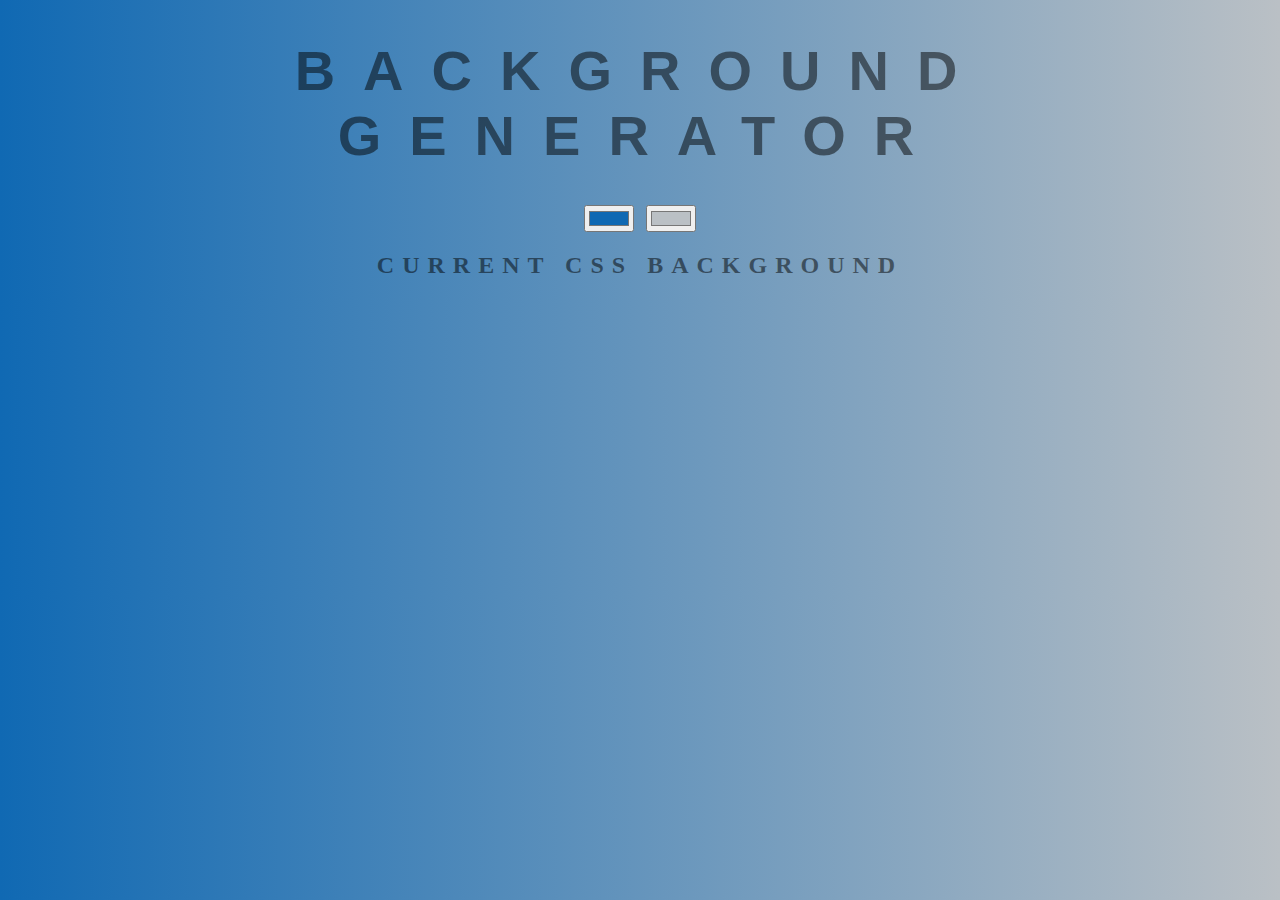
<file: background.html>
<!DOCTYPE html>
<html>

<head>
  <title>Gradient Background</title>
  <link rel="stylesheet" type="text/css" href="background.css" />
</head>

<body id="gradient">
  <h1>Background Generator</h1>
  <input class="color1" type="color" name="color1" value="#1069b3" />
  <input class="color2" type="color" name="color2" value="#bac0c5" />
  <h2>Current CSS Background</h2>
  <h3></h3>
  <script type="text/javascript" src="background.js"></script>
</body>

</html>
</file>
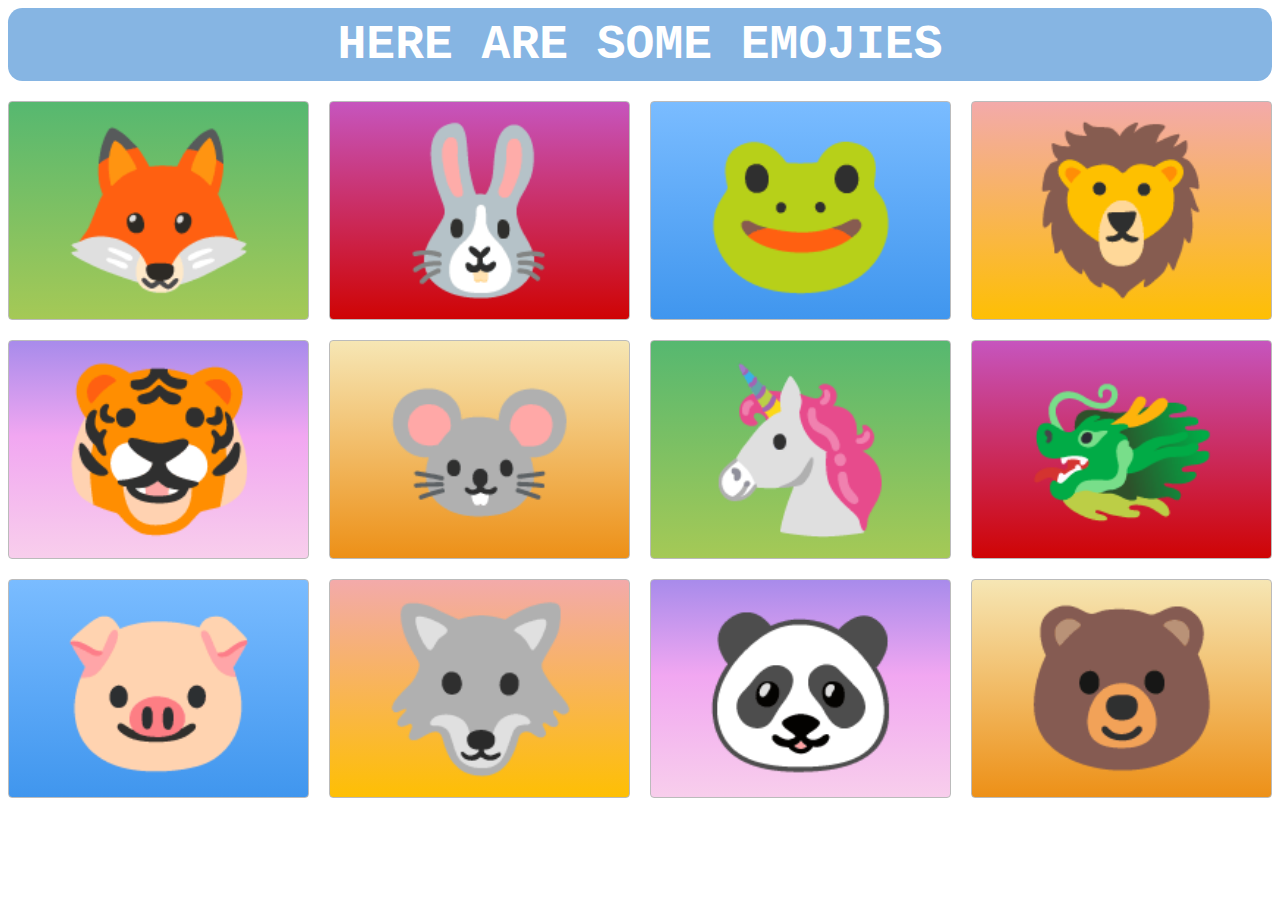
<file: grid.html>
<!DOCTYPE html>
<html>

<head>
    <title>Grid Master</title>
    <link rel="stylesheet" type="text/css" href="./grid.css">
</head>

<body>
    <div class="grid">
        <div class="text">here are some emojies</div>
        <div class="zone green">🦊</div>
        <div class="zone red">🐰</div>
        <div class="zone blue">🐸</div>
        <div class="zone yellow">🦁</div>
        <div class="zone purple">🐯</div>
        <div class="zone brown">🐭</div>
        <div class="zone green">🦄</div>
        <div class="zone red">🐲</div>
        <div class="zone blue">🐷</div>
        <div class="zone yellow">🐺</div>
        <div class="zone purple">🐼</div>
        <div class="zone brown">🐻</div>
    </div>
</body>

</html>
</file>
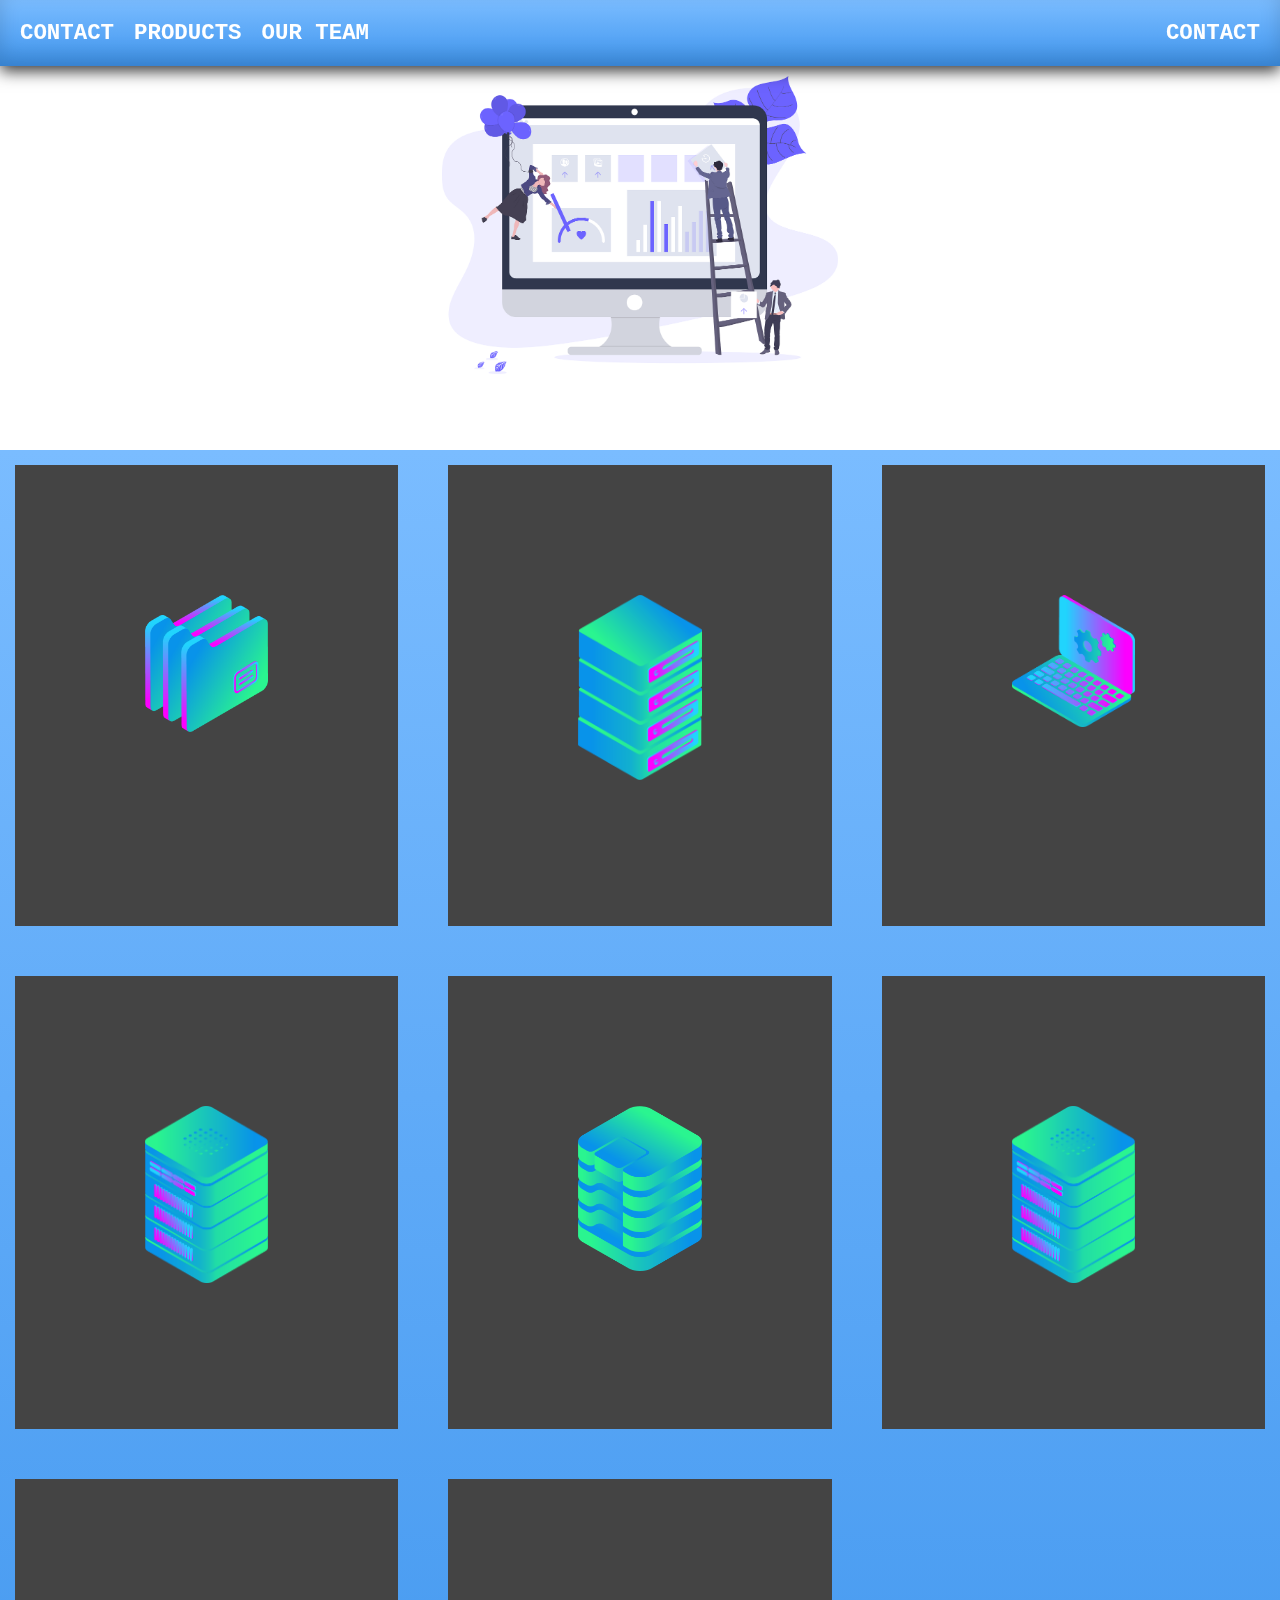
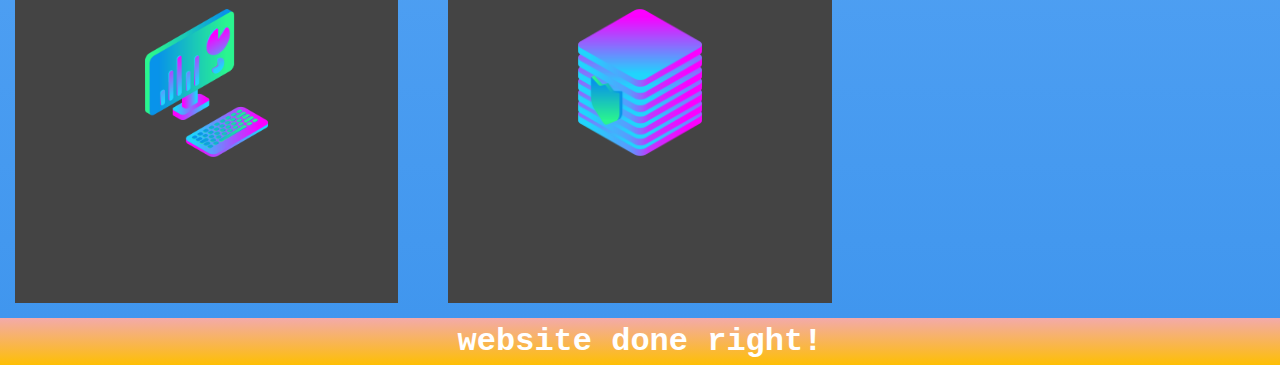
<file: gridweb.html>
<!DOCTYPE html>
<html>

<head>
  <title>Layout Master</title>
  <link rel="stylesheet" type="text/css" href="./gridweb.css">
</head>

<body>
  <nav class="zone blue sticky">
    <ul class="nav_bar">
      <li class="item">CONTACT</li>
      <li class="item">PRODUCTS</li>
      <li class="item">OUR TEAM</li>
      <li class="push">CONTACT</li>
    </ul>
  </nav>
  <div class="cover zone"><img class="cvrimg" src="./imggrid/undraw.png" alt=""></div>
  <div class="zone blue grid-wrapper">
    <div class="box zone"><img src="./imggrid/files_2.png"></div>
    <div class="box zone"><img src="./imggrid/server_2_2.png"></div>
    <div class="box zone"><img src="./imggrid/monitor_settings_2.png"></div>
    <div class="box zone"><img src="./imggrid/server_3.png"></div>
    <div class="box zone"><img src="./imggrid/data_storage_2_2.png"></div>
    <div class="box zone"><img src="./imggrid/server_3.png"></div>
    <div class="box zone"><img src="./imggrid/desktop_analytics_2.png"></div>
    <div class="box zone"><img src="./imggrid/server_safe_2.png"></div>
  </div>
  <footer class="zone yellow">website done right!</footer>
</body>

</html>
</file>
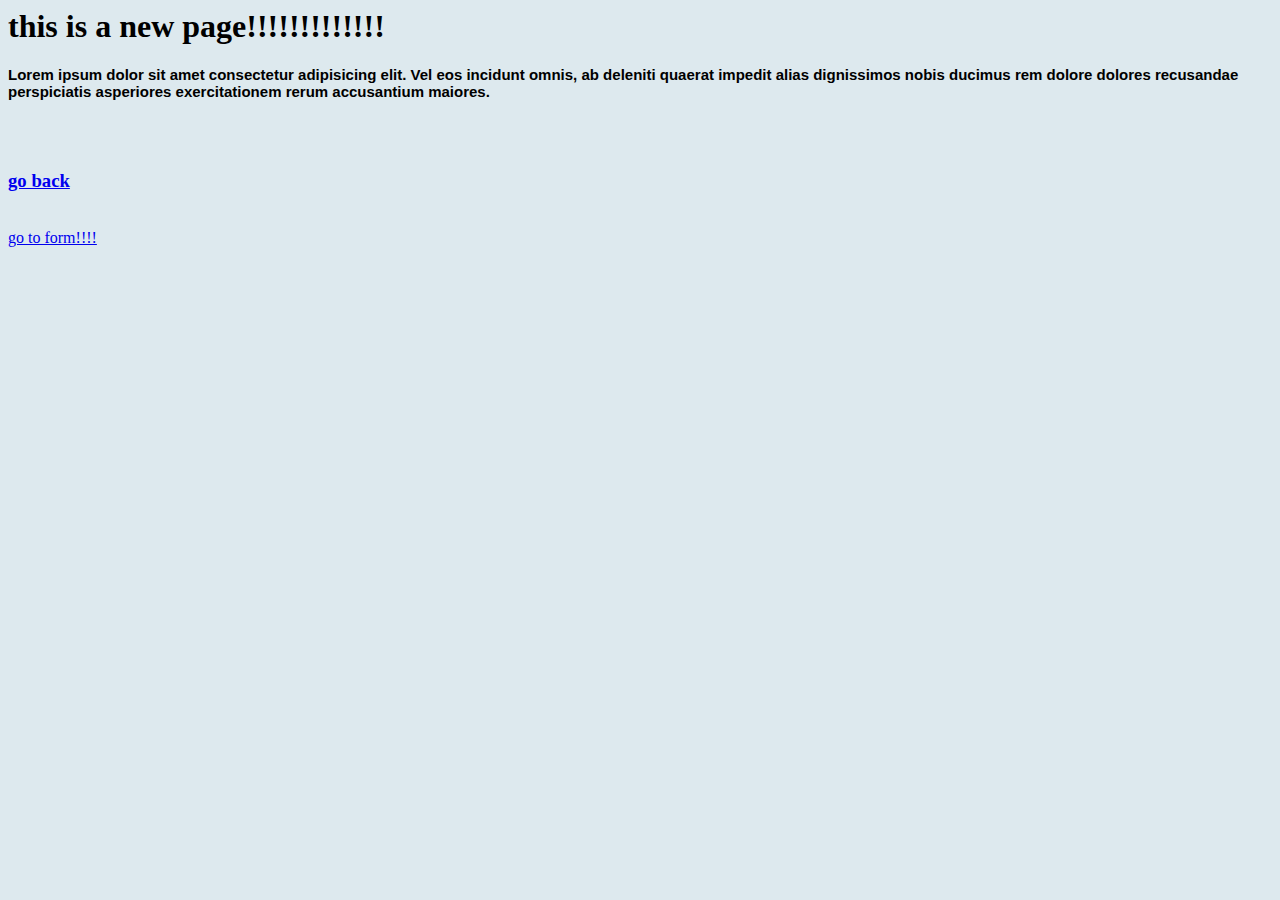
<file: index2.html>
<html lang="en">

<head>
  <meta charset="UTF-8">
  <meta name="viewport" content="width=device-width, initial-scale=1.0">
  <meta http-equiv="X-UA-Compatible" content="ie=edge">
  <title>Document</title>
  <link href="https://fonts.googleapis.com/css?family=Exo+2" rel="stylesheet">
  <link rel="stylesheet" href="style.css" type="text/css" />
</head>

<body>
  <h1>this is a new page!!!!!!!!!!!!!</h1>
  <p>Lorem ipsum dolor sit amet consectetur adipisicing elit. Vel eos incidunt omnis, ab deleniti quaerat impedit alias dignissimos nobis ducimus rem dolore dolores recusandae perspiciatis asperiores exercitationem rerum accusantium maiores. </p>
  <br><br>
  <a href="index.html">
    <h3>go back</h3>
  </a>
  <br>
  <a href="register.html">go to form!!!!</a>
</body>

</html>
</file>
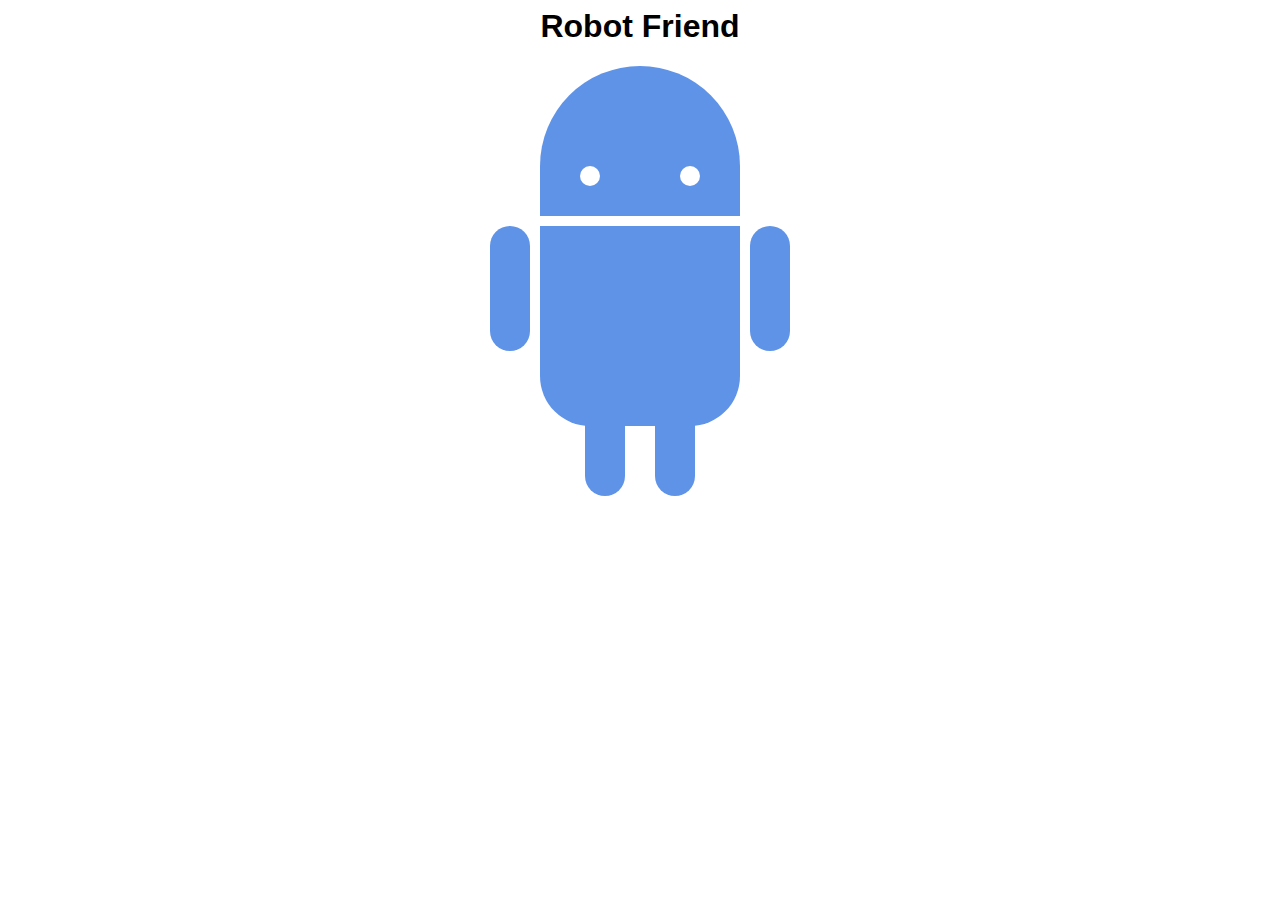
<file: index4.html>
<html lang="en">

<head>
    <meta charset="UTF-8">
    <meta name="viewport" content="width=device-width, initial-scale=1.0">
    <meta http-equiv="X-UA-Compatible" content="ie=edge">
    <title>Document</title>
    <link rel="stylesheet" href="robot.css">
</head>

<body>
    <h1>Robot Friend</h1>
    <div class="robots">
        <div class="android">
            <div class="head">
                <div class="eyes">
                    <div class="left_eye"></div>
                    <div class="right_eye"></div>
                </div>
            </div>
            <div class="upper_body">
                <div class="left_arm"></div>
                <div class="torso"></div>
                <div class="right_arm"></div>
            </div>
            <div class="lower_body">
                <div class="left_leg"></div>
                <div class="right_leg"></div>
            </div>
        </div>
    </div>
</body>

</html>
</file>
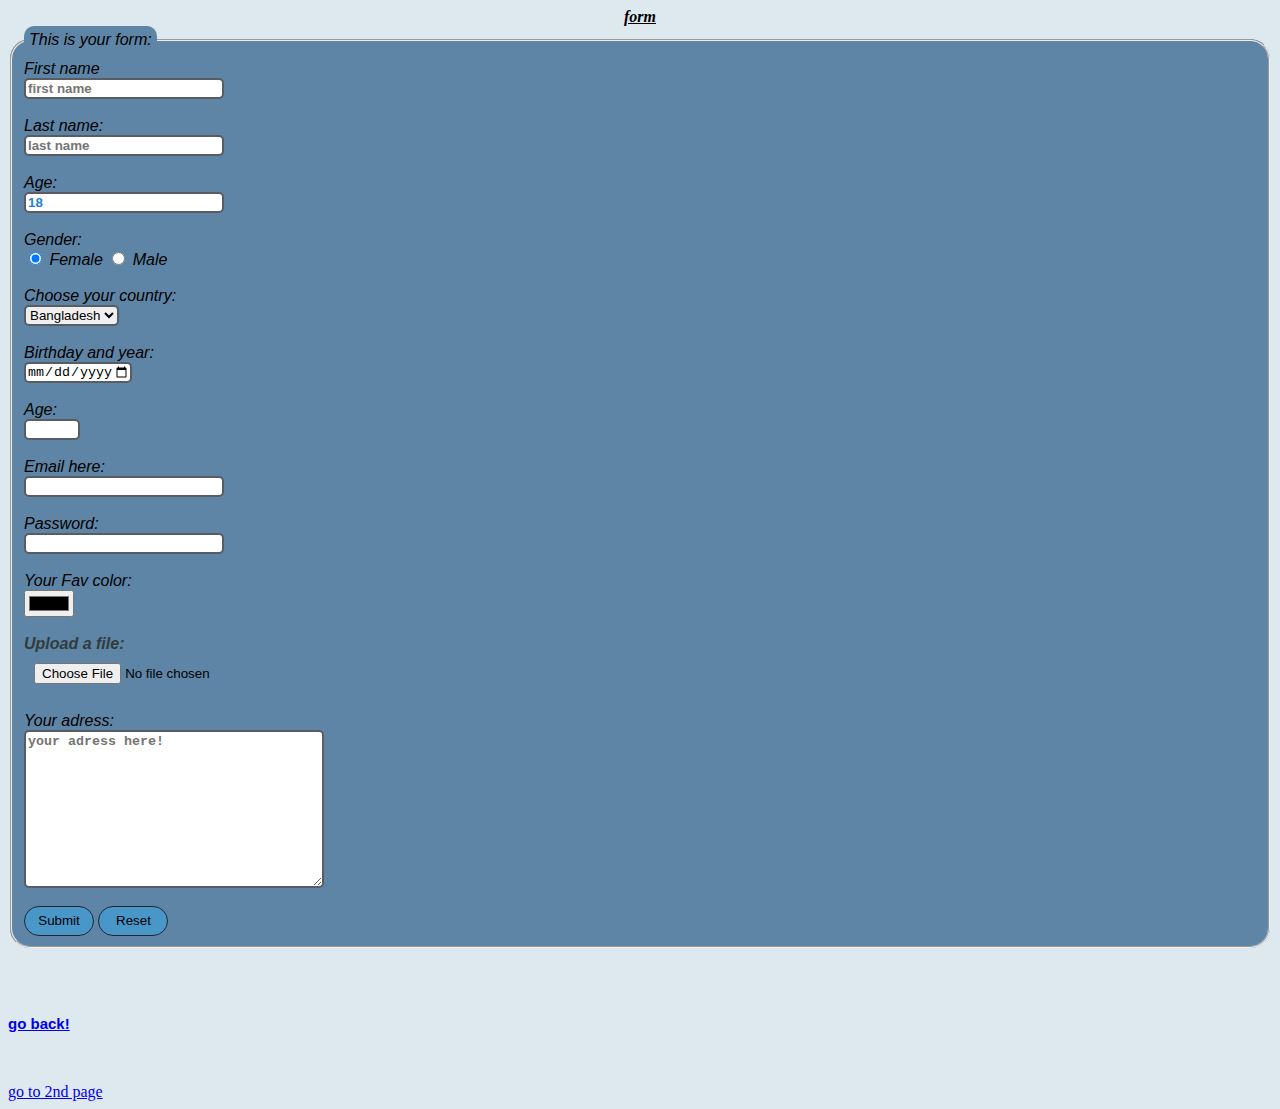
<file: register.html>
<html lang="en">

<head>
  <link href="https://fonts.googleapis.com/css?family=Exo+2" rel="stylesheet">
  <link rel="stylesheet" href="style.css" type="text/css" />
  <title>Document</title>
  <style>
    fieldset {
        background-color: rgb(94, 133, 165);
        border-radius: 20px;}
        legend {background-color: rgb(94, 133, 165);
        border-radius: 10px;
            padding: 5;}
            form {
  font-style: italic;
  font-family: 'Trebuchet MS', 'Lucida Sans Unicode', 'Lucida Grande', 'Lucida Sans', Arial, sans-serif;
  font-family: arial;
}
input[type=file] {
  margin: 10px;

}label {
  font-weight: bold;
  font-family: Arial, Helvetica, sans-serif;
  color: #303c3e;
}input[type=text] {
  width: 200px;
  border: 2px solid rgb(88, 92, 99);
  border-radius: 5px;
  color: #277fd0;
  font-weight: bold;
}

input[type=email] {
  width: 200px;
  border: 2px solid rgb(88, 92, 99);
  border-radius: 5px;
  color: #277fd0;
  font-weight: bold;
}

input[type=password] {
  width: 200px;
  border: 2px solid rgb(88, 92, 99);
  border-radius: 5px;
  color: #277fd0;
  font-weight: bold;
}

textarea {
  width: 300px;
  border: 2px solid rgb(88, 92, 99);
  border-radius: 5px;
  color: #277fd0;
  font-weight: bold;
}

input[type=date] {
  border: 2px solid rgb(88, 92, 99);
  border-radius: 5px;
}

input[type=number] {
  border: 2px solid rgb(88, 92, 99);
  border-radius: 5px;
}

select {
  border: 2px solid rgb(88, 92, 99);
  border-radius: 5px;
}

input[type=submit] {
  width: 70px;
  height: 30px;
  border: 1.5px solid #21262e;
  border-radius: 20px;
  background-color: rgb(73, 150, 201);}
  input[type=reset] {
  width: 70px;
  height: 30px;
  border: 1.5px solid #21262e;
  border-radius: 20px;
  background-color: rgb(73, 150, 201);
}

    </style>
</head>

<body>
  <strong>
    <center>
      <em>
        <u> form </u>
      </em>
    </center>
  </strong>
  <form class="form" action="" method="POST">
    <fieldset>
      <legend>This is your form:</legend>
      <form class="form" action="" method=""> First name <br>
        <input placeholder="first name" type="text" name="firstname">
        <br> <br> Last name:<br>
        <input placeholder="last name" type="text" name="lastname"><br> <br> Age:<br><input type="text" value="18">
        <br> <br> Gender:<br> <input type="radio" name="gender" id="" checked> Female <input type="radio" name="gender" id=""> Male <br> <br> Choose your country: <br>
        <select name="country" id="">
          <option value="">USA</option>
          <option value="">UK</option>
          <option value="">Chanada</option>
          <option value="" selected>Bangladesh</option>
          <option value="">Pakistan</option>
          <option value="">Singapore</option>
          <option value="">Australia</option>
          <option value="">Syria</option>
        </select> <br>
        <br> Birthday and year:<br>
        <input type="date" name="birthdate" id="" min="2000-9-24" max="2018-10-15">
        <br> <br> Age: <br>
        <input type="number" name="age" min="18" max="50" id="">
        <br> <br> Email here: <br>
        <input type="email" name="email" id=""><br>
        <br> Password: <br> <input type="password" name="password" id="">
        <br> <br> Your Fav color: <br>
        <input type="color" name="" id="">
        <br> <br> <label>Upload a file:</label> <br>
        <input type="file" name="" id="">
        <br><br> Your adress: <br>
        <textarea placeholder="your adress here!" name="textarea" id="" cols="30" rows="10"></textarea>
        <br><br>
        <input class="padd" type="submit">
        <input class="padd" type="reset">
        <form class="form" action="" method="">
          <!-- Lorem ipsum dolor sit amet consectetu -->
    </fieldset>
  </form>
  <br><br>
  <a href="index.html">
    <p>go back!</p>
  </a><br><br>
  <a href="index2.html">go to 2nd page</a>
</body>

</html>
</file>
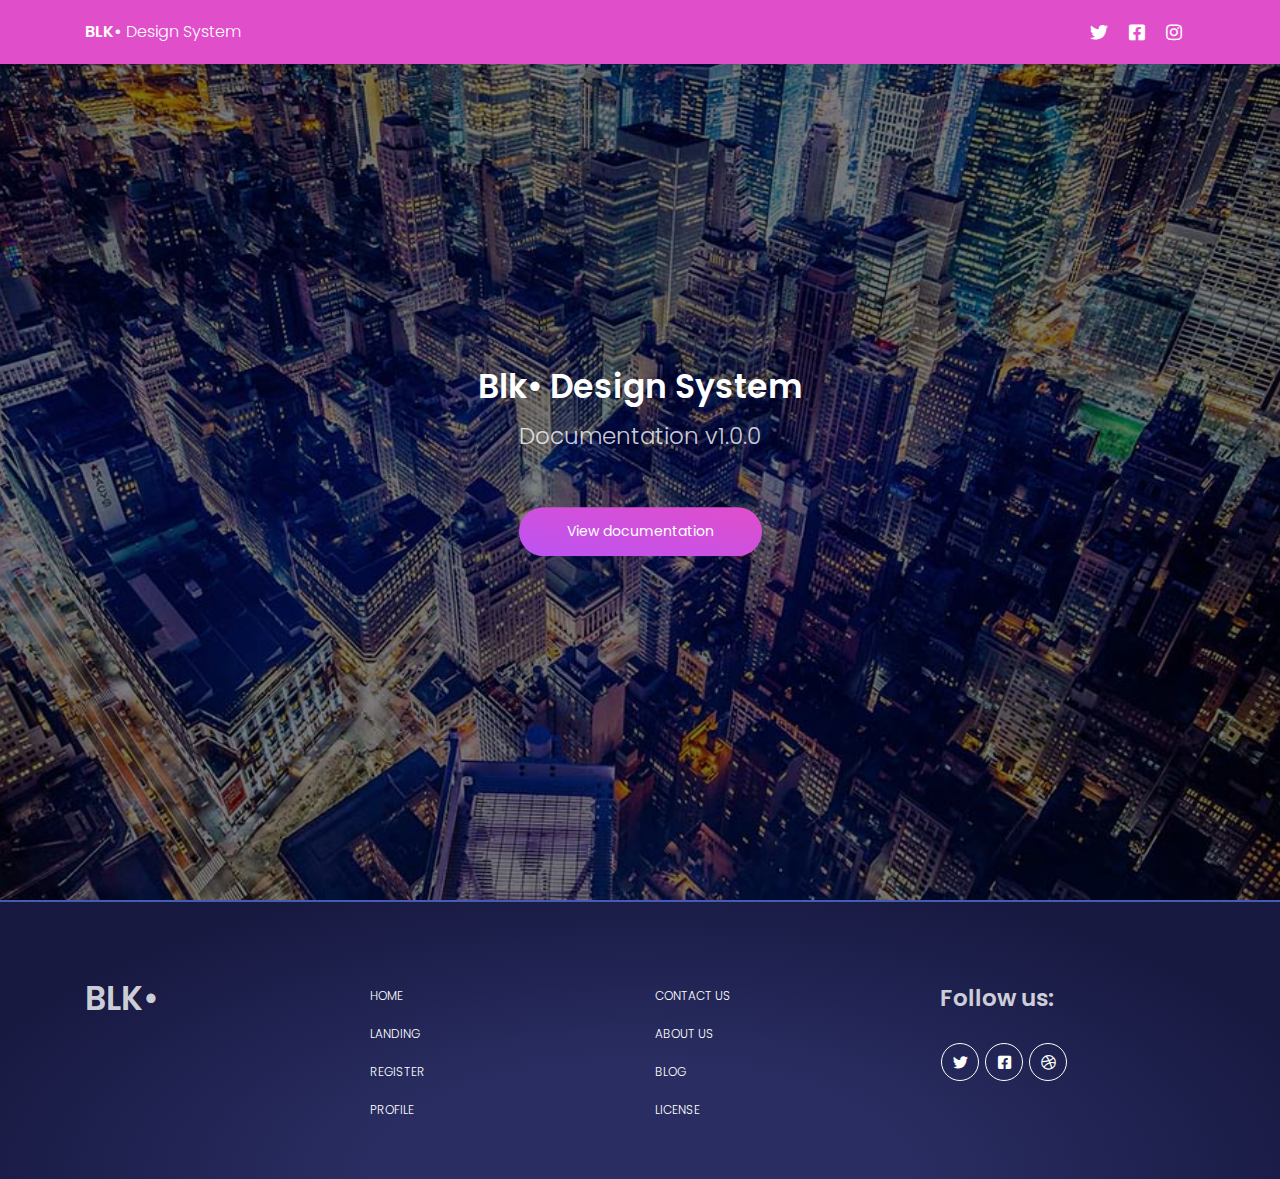
<file: blk/docs/documentation.html>
<!DOCTYPE html>
<html lang="en">

<head>
  <meta charset="utf-8" />
  <meta name="viewport" content="width=device-width, initial-scale=1, shrink-to-fit=no">
  <link rel="apple-touch-icon" sizes="76x76" href="../assets/img/apple-icon.png">
  <link rel="icon" type="image/png" href="../assets/img/favicon.png">
  <title>
    Components Documentation - Blk• Design System by Creative Tim
  </title>
  <!--     Fonts and icons     -->
  <link href="https://fonts.googleapis.com/css?family=Poppins:200,300,400,600,700,800" rel="stylesheet" />
  <link href="https://use.fontawesome.com/releases/v5.0.6/css/all.css" rel="stylesheet">
  <!-- Nucleo Icons -->
  <link href="../assets/css/nucleo-icons.css" rel="stylesheet" />
  <!-- CSS Files -->
  <link href="../assets/css/blk-design-system.css?v=1.0.0" rel="stylesheet" />
  <!-- CSS Just for demo purpose, don't include it in your project -->
  <link href="../assets/demo/demo.css" rel="stylesheet" />
</head>

<body class="offline-doc">
  <!-- Navbar -->
  <nav class="navbar navbar-expand-lg bg-primary fixed-top" color-on-scroll="100">
    <div class="container">
      <div class="navbar-translate">
        <a class="navbar-brand" href="https://demos.creative-tim.com/blk-design-system/index.html" rel="tooltip" title="Designed and Coded by Creative Tim" data-placement="bottom" target="_blank">
          <span>BLK•</span> Design System
        </a>
        <button class="navbar-toggler navbar-toggler" type="button" data-toggle="collapse" data-target="#navigation" aria-controls="navigation-index" aria-expanded="false" aria-label="Toggle navigation">
          <span class="navbar-toggler-bar bar1"></span>
          <span class="navbar-toggler-bar bar2"></span>
          <span class="navbar-toggler-bar bar3"></span>
        </button>
      </div>
      <div class="collapse navbar-collapse justify-content-end" id="navigation">
        <div class="navbar-collapse-header">
          <div class="row">
            <div class="col-6 collapse-brand">
              <a>
                BLK•
              </a>
            </div>
            <div class="col-6 collapse-close text-right">
              <button type="button" class="navbar-toggler" data-toggle="collapse" data-target="#navigation" aria-controls="navigation-index" aria-expanded="false" aria-label="Toggle navigation">
                <i class="tim-icons icon-simple-remove"></i>
              </button>
            </div>
          </div>
        </div>
        <ul class="navbar-nav">
          <li class="nav-item p-0">
            <a class="nav-link" rel="tooltip" title="Follow us on Twitter" data-placement="bottom" href="https://twitter.com/CreativeTim" target="_blank">
              <i class="fab fa-twitter"></i>
              <p class="d-lg-none d-xl-none">Twitter</p>
            </a>
          </li>
          <li class="nav-item p-0">
            <a class="nav-link" rel="tooltip" title="Like us on Facebook" data-placement="bottom" href="https://www.facebook.com/CreativeTim" target="_blank">
              <i class="fab fa-facebook-square"></i>
              <p class="d-lg-none d-xl-none">Facebook</p>
            </a>
          </li>
          <li class="nav-item p-0">
            <a class="nav-link" rel="tooltip" title="Follow us on Instagram" data-placement="bottom" href="https://www.instagram.com/CreativeTimOfficial" target="_blank">
              <i class="fab fa-instagram"></i>
              <p class="d-lg-none d-xl-none">Instagram</p>
            </a>
          </li>
        </ul>
      </div>
    </div>
  </nav>
  <!-- End Navbar -->
  <div class="page-header clear-filter">
    <div class="page-header-image" style="background-image: url('../assets/img/denys.jpg');"></div>
    <div class="content-center text-center">
      <div class="col-md-8 ml-auto mr-auto">
        <div class="brand">
          <h1 class="title">
            Blk• Design System
          </h1>
          <h3 class="description">Documentation v1.0.0</h3>
          <br/>
          <a href="https://demos.creative-tim.com/blk-design-system/docs/1.0/getting-started/overview.html" class="btn btn-primary btn-round btn-lg">View documentation</a>
        </div>
      </div>
    </div>
  </div>
  <footer class="footer">
    <div class="container">
      <div class="row">
        <div class="col-md-3">
          <h1 class="title">BLK•</h1>
        </div>
        <div class="col-md-3">
          <ul class="nav">
            <li class="nav-item">
              <a href="../index.html" class="nav-link">
                Home
              </a>
            </li>
            <li class="nav-item">
              <a href="../examples/landing-page.html" class="nav-link">
                Landing
              </a>
            </li>
            <li class="nav-item">
              <a href="../examples/register-page.html" class="nav-link">
                Register
              </a>
            </li>
            <li class="nav-item">
              <a href="../examples/profile-page.html" class="nav-link">
                Profile
              </a>
            </li>
          </ul>
        </div>
        <div class="col-md-3">
          <ul class="nav">
            <li class="nav-item">
              <a href="https://creative-tim.com/contact-us" class="nav-link">
                Contact Us
              </a>
            </li>
            <li class="nav-item">
              <a href="https://creative-tim.com/about-us" class="nav-link">
                About Us
              </a>
            </li>
            <li class="nav-item">
              <a href="https://creative-tim.com/blog" class="nav-link">
                Blog
              </a>
            </li>
            <li class="nav-item">
              <a href="https://opensource.org/licenses/MIT" class="nav-link">
                License
              </a>
            </li>
          </ul>
        </div>
        <div class="col-md-3">
          <h3 class="title">Follow us:</h3>
          <div class="btn-wrapper profile">
            <a target="_blank" href="https://twitter.com/creativetim" class="btn btn-icon btn-neutral btn-round btn-simple" data-toggle="tooltip" data-original-title="Follow us">
              <i class="fab fa-twitter"></i>
            </a>
            <a target="_blank" href="https://www.facebook.com/creativetim" class="btn btn-icon btn-neutral btn-round btn-simple" data-toggle="tooltip" data-original-title="Like us">
              <i class="fab fa-facebook-square"></i>
            </a>
            <a target="_blank" href="https://dribbble.com/creativetim" class="btn btn-icon btn-neutral  btn-round btn-simple" data-toggle="tooltip" data-original-title="Follow us">
              <i class="fab fa-dribbble"></i>
            </a>
          </div>
        </div>
      </div>
    </div>
  </footer>
  <!--   Core JS Files   -->
  <script src="../assets/js/core/jquery.min.js" type="text/javascript"></script>
  <script src="../assets/js/core/popper.min.js" type="text/javascript"></script>
  <script src="../assets/js/core/bootstrap.min.js" type="text/javascript"></script>
  <script src="../assets/js/plugins/perfect-scrollbar.jquery.min.js"></script>
  <!--  Plugin for Switches, full documentation here: http://www.jque.re/plugins/version3/bootstrap.switch/ -->
  <script src="../assets/js/plugins/bootstrap-switch.js"></script>
  <!--  Plugin for the Sliders, full documentation here: http://refreshless.com/nouislider/ -->
  <script src="../assets/js/plugins/nouislider.min.js" type="text/javascript"></script>
  <!-- Chart JS -->
  <script src="../assets/js/plugins/chartjs.min.js"></script>
  <!--  Plugin for the DatePicker, full documentation here: https://github.com/uxsolutions/bootstrap-datepicker -->
  <script src="../assets/js/plugins/moment.min.js"></script>
  <script src="../assets/js/plugins/bootstrap-datetimepicker.js" type="text/javascript"></script>
  <!-- Black Dashboard DEMO methods, don't include it in your project! -->
  <script src="../assets/demo/demo.js"></script>
  <!-- Control Center for Black UI Kit: parallax effects, scripts for the example pages etc -->
  <script src="../assets/js/blk-design-system.min.js?v=1.0.0" type="text/javascript"></script>
</body>

</html>
</file>
<file: blk/assets/css/nucleo-icons.css>
/* --------------------------------

Nucleo Outline Web Font - nucleoapp.com/
License - nucleoapp.com/license/
Created using IcoMoon - icomoon.io

-------------------------------- */

@font-face {
  font-family: 'Nucleo';
  src: url('../fonts/nucleo.eot');
  src: url('../fonts/nucleo.eot') format('embedded-opentype'), url('../fonts/nucleo.woff2') format('woff2'), url('../fonts/nucleo.woff') format('woff'), url('../fonts/nucleo.ttf') format('truetype'), url('../fonts/nucleo.svg') format('svg');
  font-weight: normal;
  font-style: normal;
}

/*------------------------
	base class definition
-------------------------*/

.tim-icons {
  display: inline-block;
  font: normal normal normal 1em/1 'Nucleo';
  vertical-align: middle;
  speak: none;
  text-transform: none;
  /* Better Font Rendering */
  -webkit-font-smoothing: antialiased;
  -moz-osx-font-smoothing: grayscale;
}

.font-icon-detail {
  text-align: center;
  padding: 45px 0 30px;
  border: 1px solid #e44cc4;
  border-radius: .1875rem;
  margin: 15px 0;
  min-height: 168px;
}

.font-icon-detail i {
  color: #FFFFFF;
  font-size: 1.5em;
}

.font-icon-detail p {
  color: #e44cc4 !important;
  margin-top: 30px;
  padding: 0 10px;
  font-size: .7142em;
}

/*------------------------
  change icon size
-------------------------*/

.tim-icons-sm {
  font-size: 0.8em;
}

.tim-icons-lg {
  font-size: 1.2em;
}

/* absolute units */

.tim-icons-16 {
  font-size: 16px;
}

.tim-icons-32 {
  font-size: 32px;
}

/*----------------------------------
  add a square/circle background
-----------------------------------*/

.tim-icons-bg-square,
.tim-icons-bg-circle {
  padding: 0.35em;
}

.tim-icons-bg-circle {
  border-radius: 50%;
}

/*------------------------
  list icons
-------------------------*/

/*------------------------
  spinning icons
-------------------------*/

.tim-icons-is-spinning {
  -webkit-animation: tim-icons-spin 2s infinite linear;
  -moz-animation: tim-icons-spin 2s infinite linear;
  animation: tim-icons-spin 2s infinite linear;
}

@-webkit-keyframes tim-icons-spin {
  0% {
    -webkit-transform: rotate(0deg);
  }
  100% {
    -webkit-transform: rotate(360deg);
  }
}

@-moz-keyframes tim-icons-spin {
  0% {
    -moz-transform: rotate(0deg);
  }
  100% {
    -moz-transform: rotate(360deg);
  }
}

@keyframes tim-icons-spin {
  0% {
    -webkit-transform: rotate(0deg);
    -moz-transform: rotate(0deg);
    -ms-transform: rotate(0deg);
    -o-transform: rotate(0deg);
    transform: rotate(0deg);
  }
  100% {
    -webkit-transform: rotate(360deg);
    -moz-transform: rotate(360deg);
    -ms-transform: rotate(360deg);
    -o-transform: rotate(360deg);
    transform: rotate(360deg);
  }
}

/*------------------------
  rotated/flipped icons
-------------------------*/

/*------------------------
	icons
-------------------------*/

.icon-alert-circle-exc::before {
  content: "\ea02";
}

.icon-align-center::before {
  content: "\ea03";
}

.icon-align-left-2::before {
  content: "\ea04";
}

.icon-app::before {
  content: "\ea05";
}

.icon-atom::before {
  content: "\ea06";
}

.icon-attach-87::before {
  content: "\ea07";
}

.icon-badge::before {
  content: "\ea08";
}

.icon-bag-16::before {
  content: "\ea09";
}

.icon-bank::before {
  content: "\ea0a";
}

.icon-basket-simple::before {
  content: "\ea0b";
}

.icon-bell-55::before {
  content: "\ea0c";
}

.icon-bold::before {
  content: "\ea0d";
}

.icon-book-bookmark::before {
  content: "\ea0e";
}

.icon-bulb-63::before {
  content: "\ea0f";
}

.icon-bullet-list-67::before {
  content: "\ea10";
}

.icon-bus-front-12::before {
  content: "\ea11";
}

.icon-button-pause::before {
  content: "\ea12";
}

.icon-button-power::before {
  content: "\ea13";
}

.icon-calendar-60::before {
  content: "\ea14";
}

.icon-camera-18::before {
  content: "\ea15";
}

.icon-caps-small::before {
  content: "\ea16";
}

.icon-cart::before {
  content: "\ea17";
}

.icon-chart-bar-32::before {
  content: "\ea18";
}

.icon-chart-pie-36::before {
  content: "\ea19";
}

.icon-chat-33::before {
  content: "\ea1a";
}

.icon-check-2::before {
  content: "\ea1b";
}

.icon-cloud-download-93::before {
  content: "\ea1c";
}

.icon-cloud-upload-94::before {
  content: "\ea1d";
}

.icon-coins::before {
  content: "\ea1e";
}

.icon-compass-05::before {
  content: "\ea1f";
}

.icon-controller::before {
  content: "\ea20";
}

.icon-credit-card::before {
  content: "\ea21";
}

.icon-delivery-fast::before {
  content: "\ea22";
}

.icon-double-left::before {
  content: "\ea23";
}

.icon-double-right::before {
  content: "\ea24";
}

.icon-email-85::before {
  content: "\ea25";
}

.icon-gift-2::before {
  content: "\ea26";
}

.icon-globe-2::before {
  content: "\ea27";
}

.icon-headphones::before {
  content: "\ea28";
}

.icon-heart-2::before {
  content: "\ea29";
}

.icon-html5::before {
  content: "\ea2a";
}

.icon-image-02::before {
  content: "\ea2b";
}

.icon-istanbul::before {
  content: "\ea2c";
}

.icon-key-25::before {
  content: "\ea2d";
}

.icon-laptop::before {
  content: "\ea2e";
}

.icon-light-3::before {
  content: "\ea2f";
}

.icon-link-72::before {
  content: "\ea30";
}

.icon-lock-circle::before {
  content: "\ea31";
}

.icon-map-big::before {
  content: "\ea32";
}

.icon-minimal-down::before {
  content: "\ea33";
}

.icon-minimal-left::before {
  content: "\ea34";
}

.icon-minimal-right::before {
  content: "\ea35";
}

.icon-minimal-up::before {
  content: "\ea36";
}

.icon-mobile::before {
  content: "\ea37";
}

.icon-molecule-40::before {
  content: "\ea38";
}

.icon-money-coins::before {
  content: "\ea39";
}

.icon-notes::before {
  content: "\ea3a";
}

.icon-palette::before {
  content: "\ea3b";
}

.icon-paper::before {
  content: "\ea3c";
}

.icon-pencil::before {
  content: "\ea3d";
}

.icon-pin::before {
  content: "\ea3e";
}

.icon-planet::before {
  content: "\ea3f";
}

.icon-puzzle-10::before {
  content: "\ea40";
}

.icon-satisfied::before {
  content: "\ea41";
}

.icon-scissors::before {
  content: "\ea42";
}

.icon-send::before {
  content: "\ea43";
}

.icon-settings-gear-63::before {
  content: "\ea44";
}

.icon-settings::before {
  content: "\ea45";
}

.icon-simple-add::before {
  content: "\ea46";
}

.icon-simple-delete::before {
  content: "\ea47";
}

.icon-simple-remove::before {
  content: "\ea48";
}

.icon-single-02::before {
  content: "\ea49";
}

.icon-single-copy-04::before {
  content: "\ea4a";
}

.icon-sound-wave::before {
  content: "\ea4b";
}

.icon-spaceship::before {
  content: "\ea4c";
}

.icon-square-pin::before {
  content: "\ea4d";
}

.icon-support-17::before {
  content: "\ea4e";
}

.icon-tablet-2::before {
  content: "\ea4f";
}

.icon-tag::before {
  content: "\ea50";
}

.icon-tap-02::before {
  content: "\ea51";
}

.icon-tie-bow::before {
  content: "\ea52";
}

.icon-time-alarm::before {
  content: "\ea53";
}

.icon-trash-simple::before {
  content: "\ea54";
}

.icon-triangle-right-17::before {
  content: "\ea55";
}

.icon-trophy::before {
  content: "\ea56";
}

.icon-tv-2::before {
  content: "\ea57";
}

.icon-upload::before {
  content: "\ea58";
}

.icon-user-run::before {
  content: "\ea59";
}

.icon-vector::before {
  content: "\ea5a";
}

.icon-video-66::before {
  content: "\ea5b";
}

.icon-volume-98::before {
  content: "\ea5c";
}

.icon-wallet-43::before {
  content: "\ea5d";
}

.icon-watch-time::before {
  content: "\ea5e";
}

.icon-wifi::before {
  content: "\ea5f";
}

.icon-world::before {
  content: "\ea60";
}

.icon-zoom-split::before {
  content: "\ea61";
}

.icon-refresh-01::before {
  content: "\ea62";
}

.icon-refresh-02::before {
  content: "\ea63";
}

.icon-shape-star::before {
  content: "\ea64";
}

.icon-components::before {
  content: "\ea65";
}
</file>
